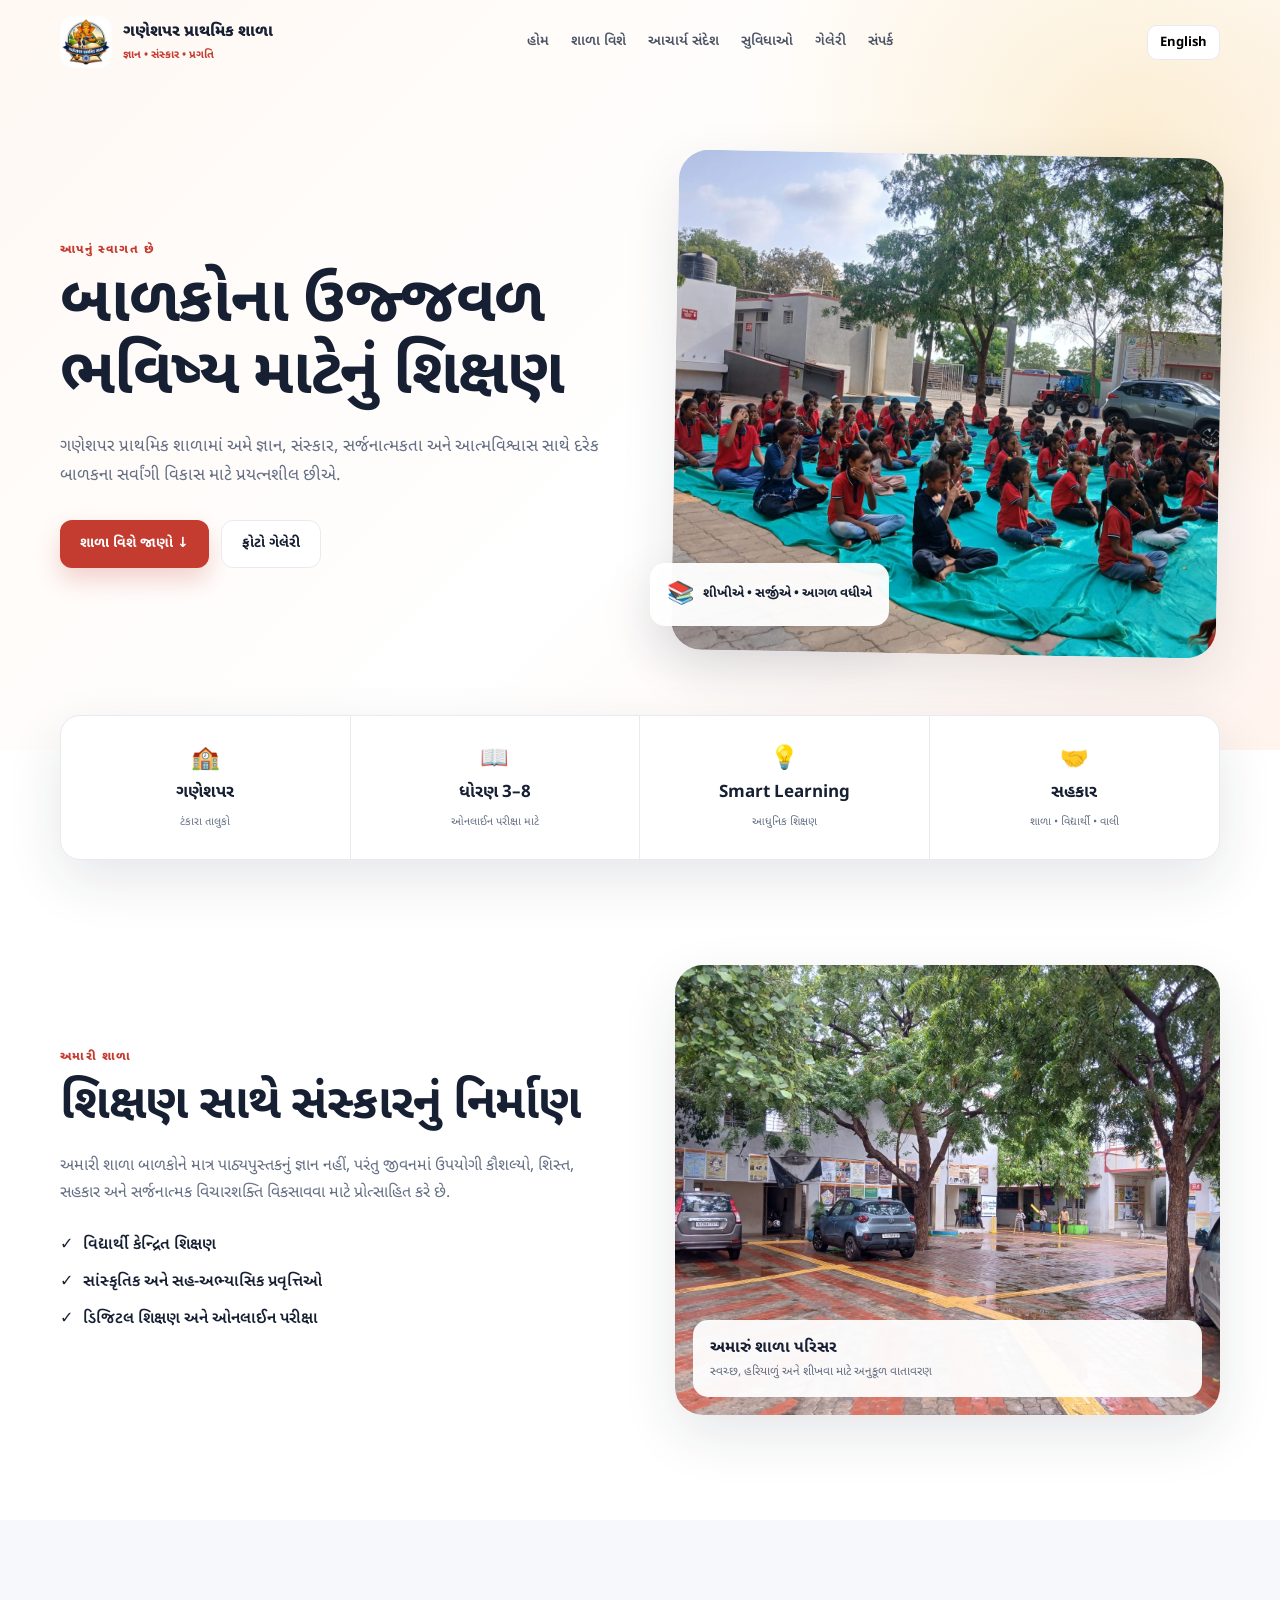
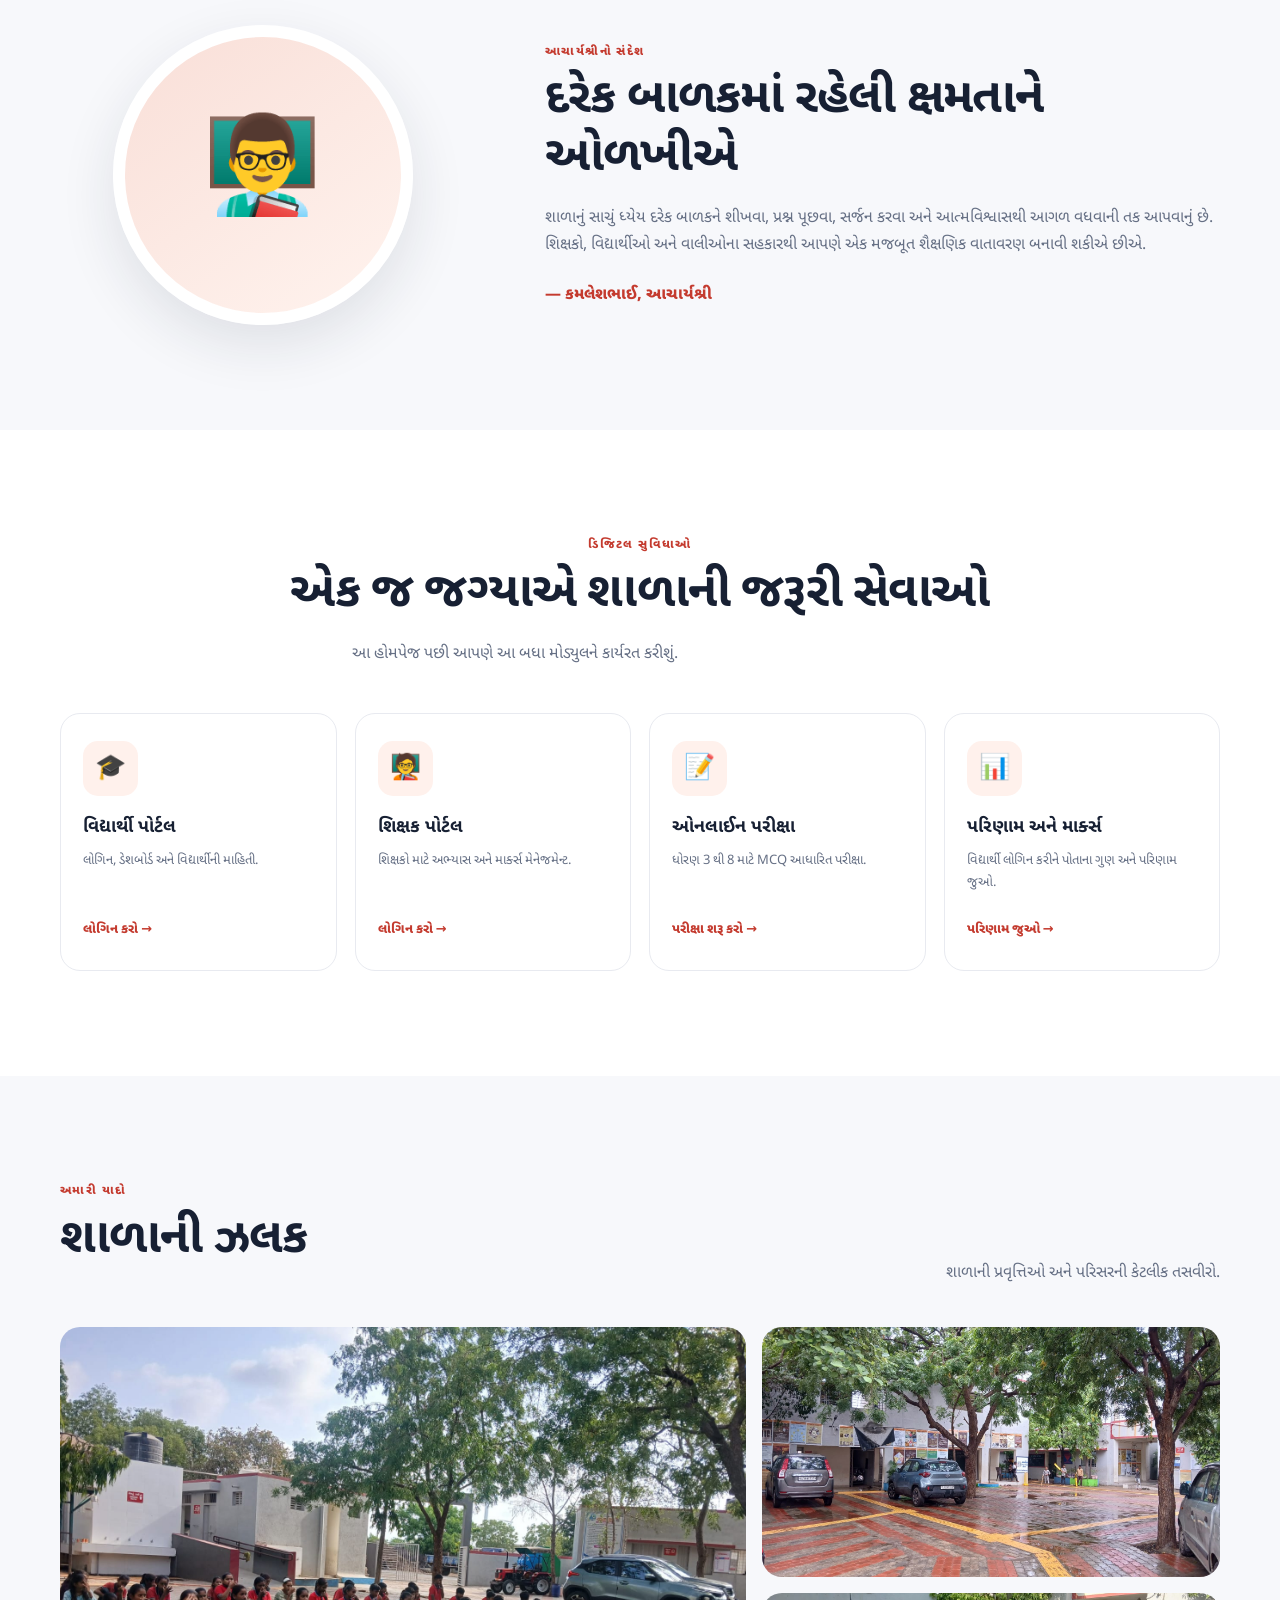
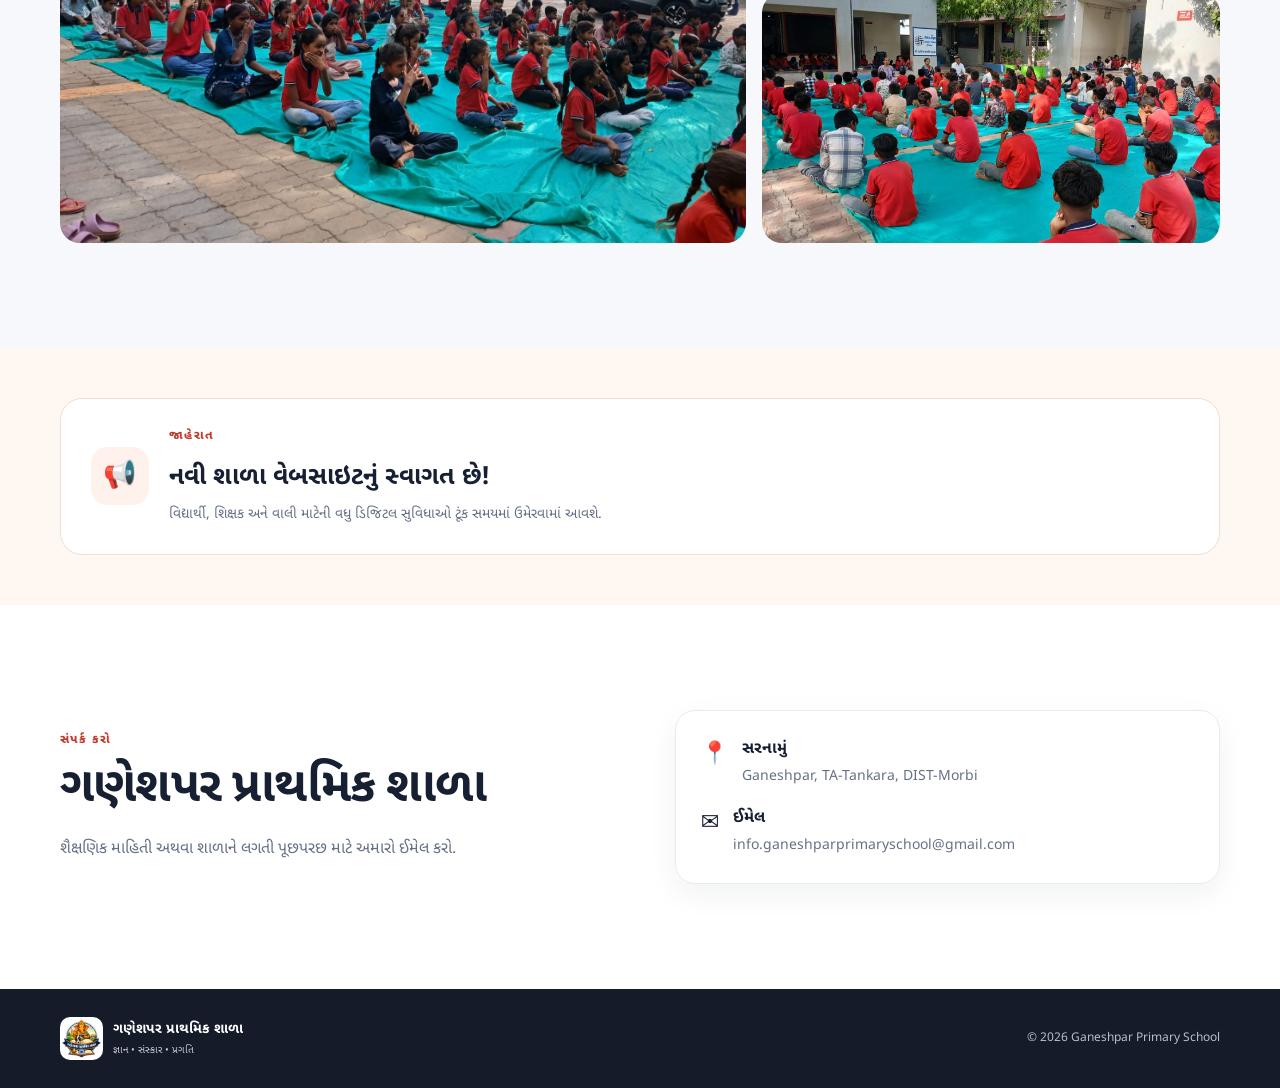
<file: ganeshpar-school-step6-fixed/index.html>
<!DOCTYPE html>
<html lang="gu">
<head>
  <meta charset="UTF-8">
  <meta name="viewport" content="width=device-width, initial-scale=1.0">
  <meta name="description" content="ગણેશપર પ્રાથમિક શાળા - જ્ઞાન, સંસ્કાર અને પ્રગતિ">
  <title>ગણેશપર પ્રાથમિક શાળા</title>
  <link rel="icon" href="images/logo.png">
  <link rel="preconnect" href="https://fonts.googleapis.com">
  <link rel="preconnect" href="https://fonts.gstatic.com" crossorigin>
  <link href="https://fonts.googleapis.com/css2?family=Noto+Sans+Gujarati:wght@400;500;600;700;800&display=swap" rel="stylesheet">
  <link rel="stylesheet" href="style.css">
</head>
<body>

<header class="site-header" id="home">
  <nav class="navbar container">
    <a class="brand" href="#home">
      <img src="images/logo.png" alt="ગણેશપર પ્રાથમિક શાળા લોગો">
      <div class="brand-text">
        <strong>ગણેશપર પ્રાથમિક શાળા</strong>
        <span>જ્ઞાન • સંસ્કાર • પ્રગતિ</span>
      </div>
    </a>

    <button class="menu-toggle" id="menuToggle" aria-label="મેનુ">☰</button>

    <div class="nav-links" id="navLinks">
      <a href="#home" data-gu="હોમ" data-en="Home">હોમ</a>
      <a href="#about" data-gu="શાળા વિશે" data-en="About">શાળા વિશે</a>
      <a href="#principal" data-gu="આચાર્ય સંદેશ" data-en="Principal">આચાર્ય સંદેશ</a>
      <a href="#features" data-gu="સુવિધાઓ" data-en="Features">સુવિધાઓ</a>
      <a href="#gallery" data-gu="ગેલેરી" data-en="Gallery">ગેલેરી</a>
      <a href="#contact" data-gu="સંપર્ક" data-en="Contact">સંપર્ક</a>
    </div>

    <button class="language-btn" id="languageBtn">English</button>
  </nav>

  <div class="hero container">
    <div class="hero-copy">
      <div class="eyebrow">આપનું સ્વાગત છે</div>
      <h1>બાળકોના ઉજ્જવળ ભવિષ્ય માટેનું શિક્ષણ</h1>
      <p>
        ગણેશપર પ્રાથમિક શાળામાં અમે જ્ઞાન, સંસ્કાર, સર્જનાત્મકતા અને
        આત્મવિશ્વાસ સાથે દરેક બાળકના સર્વાંગી વિકાસ માટે પ્રયત્નશીલ છીએ.
      </p>

      <div class="hero-actions">
        <a class="btn btn-primary" href="#about">શાળા વિશે જાણો ↓</a>
        <a class="btn btn-light" href="#gallery">ફોટો ગેલેરી</a>
      </div>
    </div>

    <div class="hero-image-wrap">
      <img src="images/school-activity.jpg" alt="વિદ્યાર્થીઓની શાળાની પ્રવૃત્તિ">
      <div class="floating-card">
        <span class="floating-icon">📚</span>
        <span>શીખીએ • સર્જીએ • આગળ વધીએ</span>
      </div>
    </div>
  </div>
</header>

<main>
  <section class="stats-section">
    <div class="container stats-grid">
      <div class="stat">
        <span>🏫</span>
        <strong>ગણેશપર</strong>
        <small>ટંકારા તાલુકો</small>
      </div>
      <div class="stat">
        <span>📖</span>
        <strong>ધોરણ 3–8</strong>
        <small>ઓનલાઈન પરીક્ષા માટે</small>
      </div>
      <div class="stat">
        <span>💡</span>
        <strong>Smart Learning</strong>
        <small>આધુનિક શિક્ષણ</small>
      </div>
      <div class="stat">
        <span>🤝</span>
        <strong>સહકાર</strong>
        <small>શાળા • વિદ્યાર્થી • વાલી</small>
      </div>
    </div>
  </section>

  <section class="section" id="about">
    <div class="container two-col">
      <div>
        <div class="section-label">અમારી શાળા</div>
        <h2>શિક્ષણ સાથે સંસ્કારનું નિર્માણ</h2>
        <p class="muted">
          અમારી શાળા બાળકોને માત્ર પાઠ્યપુસ્તકનું જ્ઞાન નહીં, પરંતુ જીવનમાં
          ઉપયોગી કૌશલ્યો, શિસ્ત, સહકાર અને સર્જનાત્મક વિચારશક્તિ વિકસાવવા
          માટે પ્રોત્સાહિત કરે છે.
        </p>

        <div class="check-list">
          <div>✓ <span>વિદ્યાર્થી કેન્દ્રિત શિક્ષણ</span></div>
          <div>✓ <span>સાંસ્કૃતિક અને સહ-અભ્યાસિક પ્રવૃત્તિઓ</span></div>
          <div>✓ <span>ડિજિટલ શિક્ષણ અને ઓનલાઈન પરીક્ષા</span></div>
        </div>
      </div>

      <div class="about-card">
        <img src="images/school-campus.jpg" alt="ગણેશપર પ્રાથમિક શાળાનું પરિસર">
        <div class="about-card-caption">
          <strong>અમારું શાળા પરિસર</strong>
          <span>સ્વચ્છ, હરિયાળું અને શીખવા માટે અનુકૂળ વાતાવરણ</span>
        </div>
      </div>
    </div>
  </section>

  <section class="section alt" id="principal">
    <div class="container principal-grid">
      <div class="principal-photo">
        <div class="principal-placeholder">👨‍🏫</div>
      </div>

      <div class="principal-copy">
        <div class="section-label">આચાર્યશ્રીનો સંદેશ</div>
        <h2>દરેક બાળકમાં રહેલી ક્ષમતાને ઓળખીએ</h2>
        <p>
          શાળાનું સાચું ધ્યેય દરેક બાળકને શીખવા, પ્રશ્ન પૂછવા, સર્જન કરવા
          અને આત્મવિશ્વાસથી આગળ વધવાની તક આપવાનું છે. શિક્ષકો, વિદ્યાર્થીઓ
          અને વાલીઓના સહકારથી આપણે એક મજબૂત શૈક્ષણિક વાતાવરણ બનાવી શકીએ છીએ.
        </p>
        <div class="signature">— કમલેશભાઈ, આચાર્યશ્રી</div>
      </div>
    </div>
  </section>

  <section class="section" id="features">
    <div class="container">
      <div class="section-heading center">
        <div class="section-label">ડિજિટલ સુવિધાઓ</div>
        <h2>એક જ જગ્યાએ શાળાની જરૂરી સેવાઓ</h2>
        <p>આ હોમપેજ પછી આપણે આ બધા મોડ્યુલને કાર્યરત કરીશું.</p>
      </div>

      <div class="feature-grid">
        <a href="login.html" class="feature-card">
          <div class="icon">🎓</div>
          <h3>વિદ્યાર્થી પોર્ટલ</h3>
          <p>લોગિન, ડેશબોર્ડ અને વિદ્યાર્થીની માહિતી.</p>
          <span>લોગિન કરો →</span>
        </a>

        <a href="login.html" class="feature-card">
          <div class="icon">🧑‍🏫</div>
          <h3>શિક્ષક પોર્ટલ</h3>
          <p>શિક્ષકો માટે અભ્યાસ અને માર્ક્સ મેનેજમેન્ટ.</p>
          <span>લોગિન કરો →</span>
        </a>

        <a href="login.html" class="feature-card">
          <div class="icon">📝</div>
          <h3>ઓનલાઈન પરીક્ષા</h3>
          <p>ધોરણ 3 થી 8 માટે MCQ આધારિત પરીક્ષા.</p>
          <span>પરીક્ષા શરૂ કરો →</span>
        </a>

        <a href="login.html?redirect=result-view.html" class="feature-card">
          <div class="icon">📊</div>
          <h3>પરિણામ અને માર્ક્સ</h3>
          <p>વિદ્યાર્થી લોગિન કરીને પોતાના ગુણ અને પરિણામ જુઓ.</p>
          <span>પરિણામ જુઓ →</span>
        </a>
      </div>
    </div>
  </section>

  <section class="section gallery-section" id="gallery">
    <div class="container">
      <div class="section-heading">
        <div>
          <div class="section-label">અમારી યાદો</div>
          <h2>શાળાની ઝલક</h2>
        </div>
        <p>શાળાની પ્રવૃત્તિઓ અને પરિસરની કેટલીક તસવીરો.</p>
      </div>

      <div class="gallery">
        <img src="images/school-activity.jpg" alt="વિદ્યાર્થીઓની પ્રવૃત્તિ">
        <img src="images/school-campus.jpg" alt="શાળાનું પરિસર">
        <img src="images/school-event.jpg" alt="શાળાની સામૂહિક પ્રવૃત્તિ">
      </div>
    </div>
  </section>

  <section class="announcement">
    <div class="container announcement-box">
      <div class="announcement-icon">📢</div>
      <div>
        <div class="section-label">જાહેરાત</div>
        <h2>નવી શાળા વેબસાઇટનું સ્વાગત છે!</h2>
        <p>વિદ્યાર્થી, શિક્ષક અને વાલી માટેની વધુ ડિજિટલ સુવિધાઓ ટૂંક સમયમાં ઉમેરવામાં આવશે.</p>
      </div>
    </div>
  </section>

  <section class="section contact-section" id="contact">
    <div class="container contact-grid">
      <div>
        <div class="section-label">સંપર્ક કરો</div>
        <h2>ગણેશપર પ્રાથમિક શાળા</h2>
        <p class="muted">
          શૈક્ષણિક માહિતી અથવા શાળાને લગતી પૂછપરછ માટે અમારો ઈમેલ કરો.
        </p>
      </div>

      <div class="contact-card">
        <div>
          <span>📍</span>
          <div>
            <strong>સરનામું</strong>
            <p>Ganeshpar, TA-Tankara, DIST-Morbi</p>
          </div>
        </div>
        <div>
          <span>✉️</span>
          <div>
            <strong>ઈમેલ</strong>
            <p><a href="mailto:info.ganeshparprimaryschool@gmail.com">info.ganeshparprimaryschool@gmail.com</a></p>
          </div>
        </div>
      </div>
    </div>
  </section>
</main>

<footer>
  <div class="container footer-inner">
    <div class="footer-brand">
      <img src="images/logo.png" alt="School logo">
      <div>
        <strong>ગણેશપર પ્રાથમિક શાળા</strong>
        <span>જ્ઞાન • સંસ્કાર • પ્રગતિ</span>
      </div>
    </div>
    <p>© <span id="year"></span> Ganeshpar Primary School</p>
  </div>
</footer>

<script src="script.js"></script>
</body>
</html>
</file>
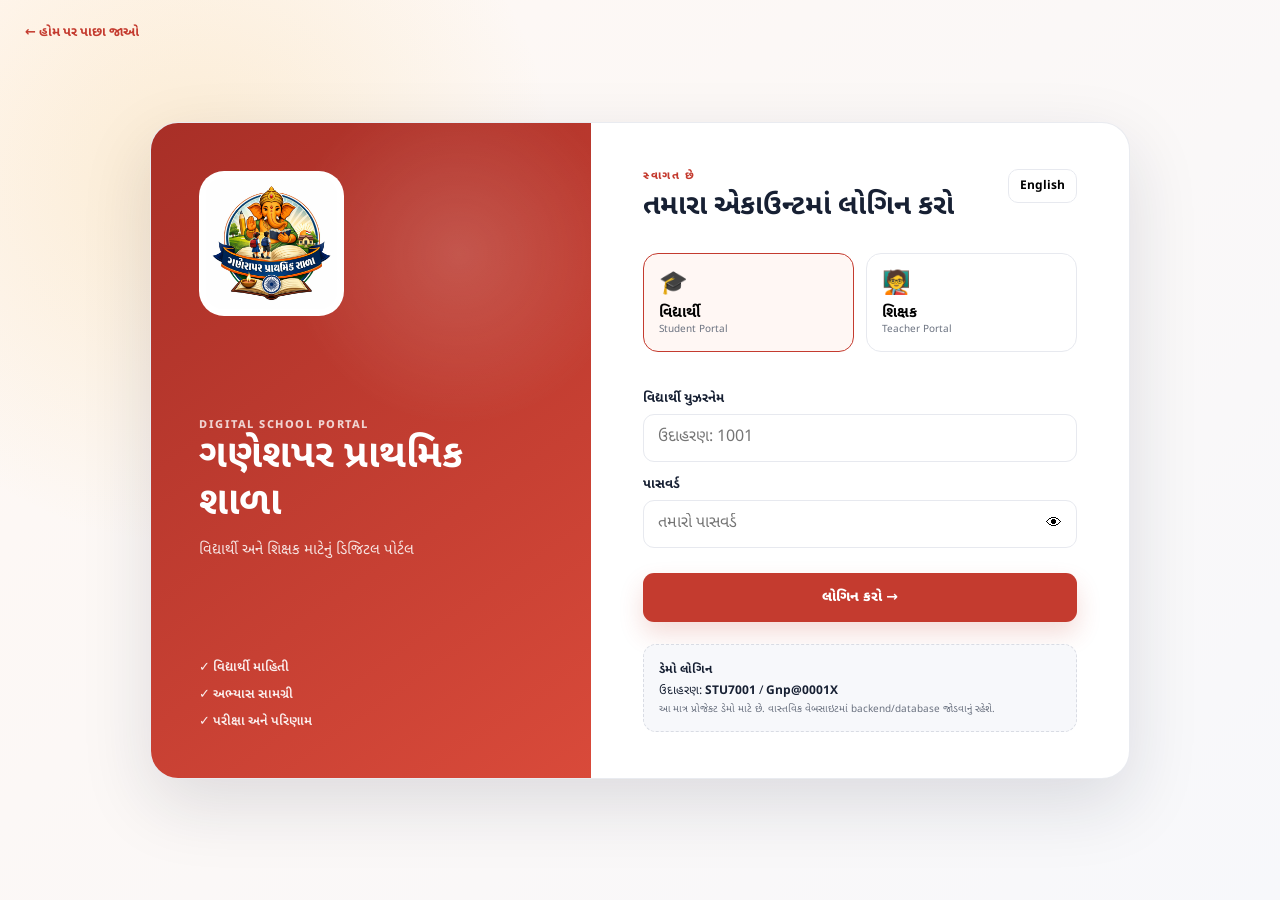
<file: ganeshpar-school-step6-fixed/exam.html>
<!DOCTYPE html>
<html lang="gu"><head><meta charset="UTF-8"><meta name="viewport" content="width=device-width,initial-scale=1.0"><title>ઓનલાઈન પરીક્ષા | ગણેશપર પ્રાથમિક શાળા</title><link rel="icon" href="images/logo.png"><link rel="stylesheet" href="exam.css"></head>
<body>
<header class="exam-top"><a href="student-dashboard.html" class="brand"><img src="images/logo.png"><span>ગણેશપર પ્રાથમિક શાળા</span></a><div class="top-right"><span>🎓 <b>ધોરણ <span id="standardName">6</span></b></span><span class="timer" id="timer">30:00</span></div></header>
<main class="exam-container">
<section class="exam-start" id="examStart"><div class="eyebrow">STEP 4 • ONLINE EXAM</div><h1>ઓનલાઈન MCQ પરીક્ષા</h1><p>આ પરીક્ષા માટે પ્રશ્નો તમારા આપેલા ધોરણ 6ના GCERT પ્રશ્નબૅંકના વિષયો/સ્તર પરથી તૈયાર કરેલા છે. દરેક ટેસ્ટમાં 30 MCQ છે.</p><div class="select-row"><label>વિષય<select id="subjectSelect"></select></label></div><button id="startBtn" class="primary">પરીક્ષા શરૂ કરો →</button></section>
<section id="examArea" class="hidden"><div class="exam-head"><div><span id="progress"></span><h2 id="questionText"></h2></div><button id="quitBtn" class="danger">પરીક્ષા છોડો</button></div><div class="layout"><div class="question-card"><div id="options"></div><div class="nav"><button id="prevBtn" class="secondary">← પાછળ</button><button id="nextBtn" class="primary">આગળ →</button></div></div><aside class="question-nav"><h3>પ્રશ્નો</h3><div id="questionMap"></div></aside></div></section>
<section id="resultArea" class="result hidden"><div class="result-icon">🏆</div><div class="eyebrow">EXAM RESULT</div><h1>તમારું પરિણામ</h1><div class="score" id="scoreText">0 / 30</div><div class="percent" id="scorePercent">0%</div><p id="resultMessage"></p><div class="result-actions"><button id="restartBtn" class="primary">ફરી પરીક્ષા આપો</button><button id="backBtn" class="secondary">ડેશબોર્ડ પર જાઓ</button><button id="marksheetBtn" class="secondary">📄 માર્કશીટ જુઓ</button></div></section>
</main><script src="exam.js"></script></body></html>
</file>
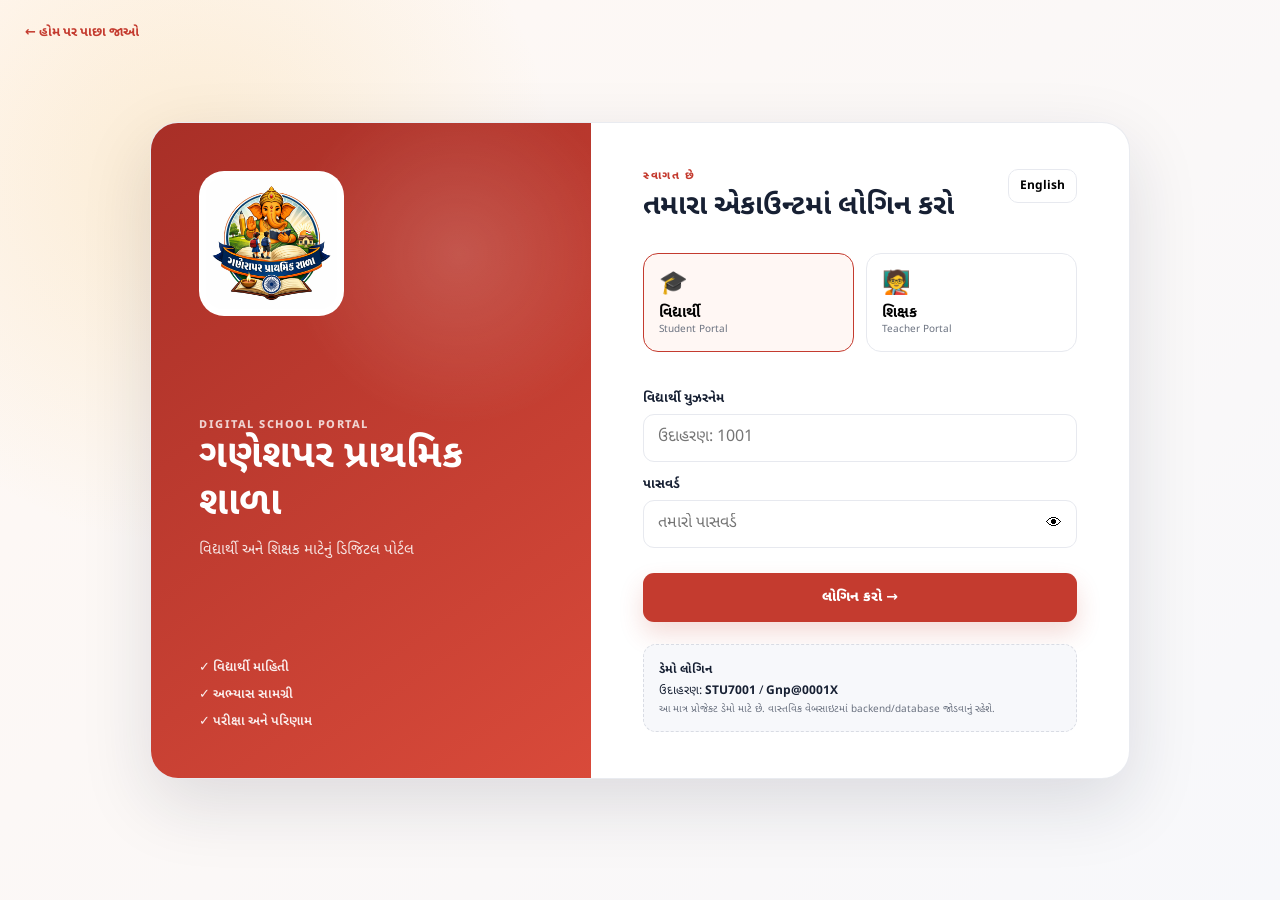
<file: ganeshpar-school-step6-fixed/login.html>
<!DOCTYPE html>
<html lang="gu">
<head>
  <meta charset="UTF-8">
  <meta name="viewport" content="width=device-width, initial-scale=1.0">
  <title>લોગિન | ગણેશપર પ્રાથમિક શાળા</title>
  <link rel="icon" href="images/logo.png">
  <link rel="preconnect" href="https://fonts.googleapis.com">
  <link rel="preconnect" href="https://fonts.gstatic.com" crossorigin>
  <link href="https://fonts.googleapis.com/css2?family=Noto+Sans+Gujarati:wght@400;500;600;700;800&display=swap" rel="stylesheet">
  <link rel="stylesheet" href="login.css">
</head>
<body>
  <main class="login-page">
    <a class="back-home" href="index.html">← હોમ પર પાછા જાઓ</a>

    <section class="login-shell">
      <div class="login-visual">
        <img src="images/logo.png" alt="ગણેશપર પ્રાથમિક શાળા લોગો" class="logo">
        <div class="visual-copy">
          <span class="eyebrow">DIGITAL SCHOOL PORTAL</span>
          <h1>ગણેશપર પ્રાથમિક શાળા</h1>
          <p>વિદ્યાર્થી અને શિક્ષક માટેનું ડિજિટલ પોર્ટલ</p>
        </div>
        <div class="visual-points">
          <span>✓ વિદ્યાર્થી માહિતી</span>
          <span>✓ અભ્યાસ સામગ્રી</span>
          <span>✓ પરીક્ષા અને પરિણામ</span>
        </div>
      </div>

      <div class="login-panel">
        <div class="panel-top">
          <div>
            <div class="section-label">સ્વાગત છે</div>
            <h2>તમારા એકાઉન્ટમાં લોગિન કરો</h2>
          </div>
          <button id="languageBtn" class="language-btn">English</button>
        </div>

        <div class="role-grid" aria-label="Role selection">
          <button class="role-card active" data-role="student" type="button">
            <span>🎓</span>
            <strong data-gu="વિદ્યાર્થી" data-en="Student">વિદ્યાર્થી</strong>
            <small data-gu="Student Portal" data-en="Student Portal">Student Portal</small>
          </button>
          <button class="role-card" data-role="teacher" type="button">
            <span>🧑‍🏫</span>
            <strong data-gu="શિક્ષક" data-en="Teacher">શિક્ષક</strong>
            <small data-gu="Teacher Portal" data-en="Teacher Portal">Teacher Portal</small>
          </button>
        </div>

        <form id="loginForm" novalidate>
          <input type="hidden" id="role" value="student">

          <label for="username" id="usernameLabel"
                 data-gu="વિદ્યાર્થી યુઝરનેમ" data-en="Student Username">વિદ્યાર્થી યુઝરનેમ</label>
          <input id="username" type="text" autocomplete="username"
                 placeholder="ઉદાહરણ: 1001" data-gu-placeholder="ઉદાહરણ: 1001"
                 data-en-placeholder="Example: 1001">

          <label for="password" data-gu="પાસવર્ડ" data-en="Password">પાસવર્ડ</label>
          <div class="password-wrap">
            <input id="password" type="password" autocomplete="current-password"
                   placeholder="તમારો પાસવર્ડ" data-gu-placeholder="તમારો પાસવર્ડ"
                   data-en-placeholder="Your password">
            <button type="button" id="showPassword">👁</button>
          </div>

          <div id="message" class="message" role="alert"></div>

          <button class="login-btn" type="submit">
            <span data-gu="લોગિન કરો →" data-en="Login →">લોગિન કરો →</span>
          </button>
        </form>

        <div class="demo-box">
          <strong data-gu="ડેમો લોગિન" data-en="Demo Login">ડેમો લોગિન</strong>
          <p id="demoText">ઉદાહરણ: <b>STU7001</b> / <b>Gnp@0001X</b></p>
          <small data-gu="આ માત્ર પ્રોજેક્ટ ડેમો માટે છે. વાસ્તવિક વેબસાઇટમાં backend/database જોડવાનું રહેશે."
                 data-en="This is only for the project demo. A real website should use a backend/database.">
            આ માત્ર પ્રોજેક્ટ ડેમો માટે છે. વાસ્તવિક વેબસાઇટમાં backend/database જોડવાનું રહેશે.
          </small>
        </div>
      </div>
    </section>
  </main>
  <script src="login.js"></script>
</body>
</html>
</file>
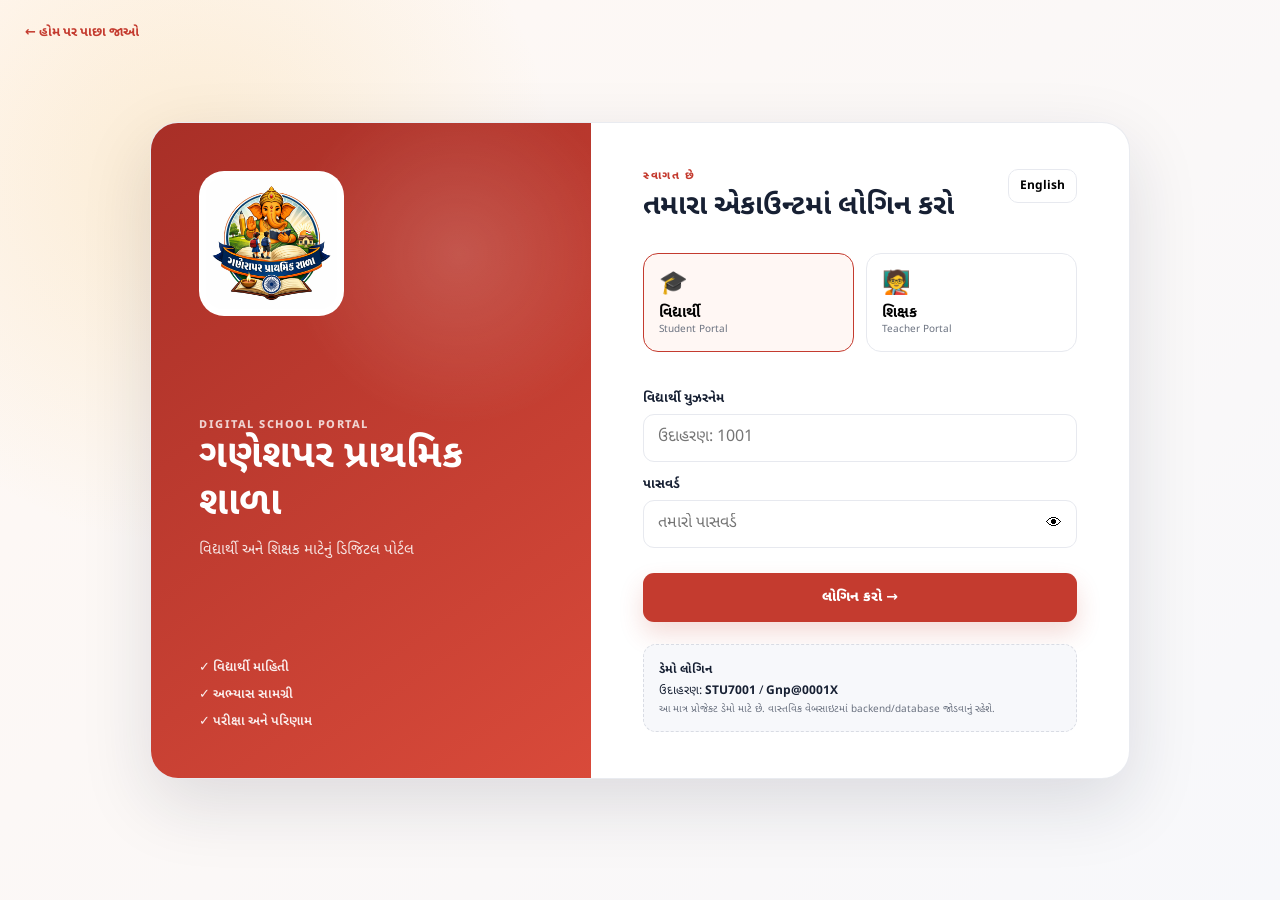
<file: ganeshpar-school-step6-fixed/result-view.html>
<!DOCTYPE html>
<html lang="gu">
<head>
<meta charset="UTF-8">
<meta name="viewport" content="width=device-width, initial-scale=1.0">
<title>પરિણામ અને માર્ક્સ | ગણેશપર પ્રાથમિક શાળા</title>
<link rel="stylesheet" href="result.css">
</head>
<body>
<header class="topbar no-print">
  <a class="brand" href="student-dashboard.html">
    <img src="images/logo.png" alt="ગણેશપર પ્રાથમિક શાળા લોગો">
    <span>ગણેશપર પ્રાથમિક શાળા</span>
  </a>
  <div class="top-actions">
    <span>🎓 <b id="studentTop">વિદ્યાર્થી</b></span>
    <a href="student-dashboard.html">વિદ્યાર્થી પોર્ટલ</a>
    <button id="logoutBtn" type="button">લોગઆઉટ</button>
  </div>
</header>

<main class="result-shell">
  <div class="page-actions no-print">
    <a class="back-btn" href="student-dashboard.html">← વિદ્યાર્થી પોર્ટલ પર પાછા</a>
    <button id="printBtn" class="print-btn" type="button">🖨️ પરિણામ પ્રિન્ટ કરો</button>
  </div>

  <section class="marksheet">
    <div class="school-header">
      <img src="images/logo.png" alt="શાળાનો લોગો" class="school-logo">
      <div class="school-title">
        <div class="small-title">મધ્યસત્ર અને વાર્ષિક પરીક્ષા પરિણામ પત્રક</div>
        <h1>ગણેશપર પ્રાથમિક શાળા</h1>
        <p>ગણેશપર, TA-Tankara, DIST-Morbi</p>
      </div>
      <div class="certificate-label">વિદ્યાર્થી<br>પરિણામ</div>
    </div>

    <div class="student-info">
      <div><span>વિદ્યાર્થીનું નામ</span><strong id="studentName">-</strong></div>
      <div><span>વિદ્યાર્થી નંબર</span><strong id="studentNumber">-</strong></div>
      <div><span>ધોરણ</span><strong id="studentStandard">-</strong></div>
      <div><span>વિભાગ</span><strong id="studentSection">-</strong></div>
    </div>

    <div class="summary-grid">
      <div class="summary-card"><span>મધ્યસત્ર કુલ ગુણ</span><strong id="midSummary">0 / 0</strong></div>
      <div class="summary-card"><span>વાર્ષિક કુલ ગુણ</span><strong id="finalSummary">0 / 0</strong></div>
      <div class="summary-card"><span>કુલ મેળવેલા ગુણ</span><strong id="grandSummary">0 / 0</strong></div>
      <div class="summary-card highlight"><span>કુલ ટકા</span><strong id="percentage">0%</strong></div>
    </div>

    <section class="marks-section">
      <div class="section-heading"><div><span class="eyebrow">ACADEMIC MARKS</span><h2>વિષયવાર માર્કશીટ</h2></div></div>
      <div class="table-wrap">
        <table class="marksheet-table">
          <thead><tr>
            <th rowspan="2">વિષય</th><th colspan="2">મધ્યસત્ર પરીક્ષા</th>
            <th colspan="2">વાર્ષિક પરીક્ષા</th><th colspan="2">કુલ</th>
          </tr><tr>
            <th>મેળવેલા</th><th>કુલ</th><th>મેળવેલા</th><th>કુલ</th><th>મેળવેલા</th><th>કુલ</th>
          </tr></thead>
          <tbody id="subjectTable"></tbody>
        </table>
      </div>
    </section>

    <section class="marks-section">
      <div class="section-heading"><div><span class="eyebrow">EXAM DETAILS</span><h2>પરીક્ષા ગુણની વિગત</h2></div></div>
      <div class="table-wrap">
        <table>
          <thead><tr><th>પરીક્ષા</th><th>વિષય</th><th>મેળવેલા ગુણ</th><th>કુલ ગુણ</th><th>ટકા</th><th>તારીખ</th></tr></thead>
          <tbody id="historyTable"></tbody>
        </table>
      </div>
    </section>

    <div id="noResults" class="empty-result">
      <div>📊</div><h3>આ વિદ્યાર્થીના ગુણ હજી દાખલ થયા નથી</h3>
      <p>શિક્ષક દ્વારા મધ્યસત્ર અથવા વાર્ષિક પરીક્ષાના ગુણ દાખલ થયા પછી અહીં પરિણામ દેખાશે.</p>
    </div>

    <div class="marksheet-footer">
      <div><span>શાળાનો ઈ-મેઈલ</span><strong>info.ganeshparprimaryschool@gmail.com</strong></div>
      <div><span>આચાર્ય</span><strong>Kamalesh bhai</strong></div>
    </div>
  </section>
</main>
<script src="result-view.js"></script>
</body>
</html>
</file>
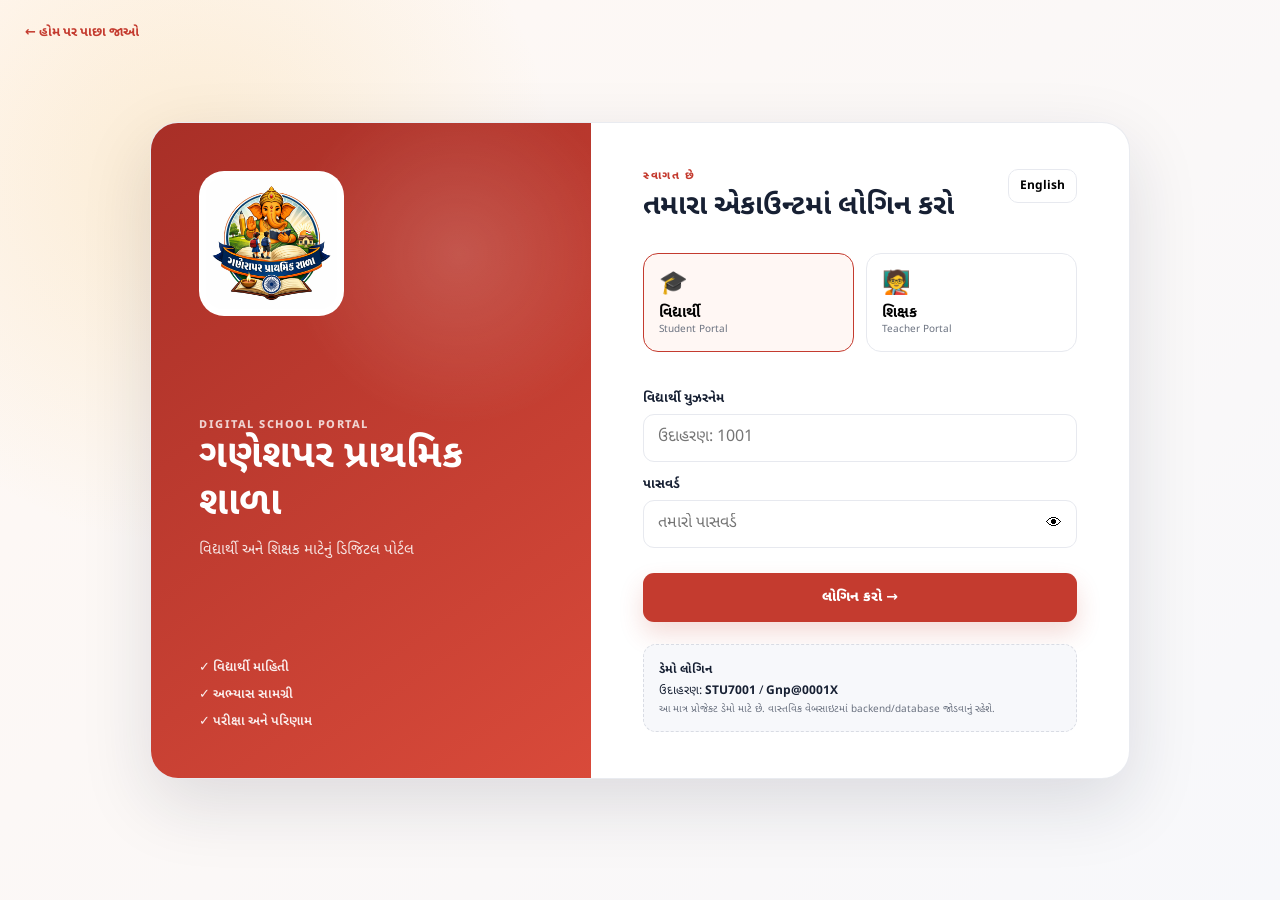
<file: ganeshpar-school-step6-fixed/result.html>
<!DOCTYPE html>
<html lang="gu">
<head>
  <meta charset="UTF-8">
  <meta name="viewport" content="width=device-width, initial-scale=1.0">
  <title>વિદ્યાર્થી માર્કશીટ | ગણેશપર પ્રાથમિક શાળા</title>
  <link rel="icon" href="images/logo.png">
  <link rel="preconnect" href="https://fonts.googleapis.com">
  <link rel="preconnect" href="https://fonts.gstatic.com" crossorigin>
  <link href="https://fonts.googleapis.com/css2?family=Noto+Sans+Gujarati:wght@400;500;600;700;800&display=swap" rel="stylesheet">
  <link rel="stylesheet" href="result.css">
</head>
<body>
<header class="topbar no-print">
  <a class="brand" href="teacher-dashboard.html">
    <img src="images/logo.png" alt="ગણેશપર પ્રાથમિક શાળા લોગો">
    <span>ગણેશપર પ્રાથમિક શાળા</span>
  </a>
  <div class="top-actions">
    <span>🧑‍🏫 <b id="teacherTop">teacher01</b></span>
    <a href="teacher-dashboard.html">શિક્ષક પોર્ટલ</a>
    <button id="logoutBtn" type="button">લોગઆઉટ</button>
  </div>
</header>

<main class="result-shell">
  <div class="page-actions no-print">
    <a class="back-btn" href="teacher-dashboard.html">← શિક્ષક પોર્ટલ પર પાછા</a>
    <div class="page-actions-right">
      <label class="student-picker-label">વિદ્યાર્થી પસંદ કરો
        <select id="marksheetStudent"></select>
      </label>
      <button id="printBtn" class="print-btn" type="button">🖨️ માર્કશીટ પ્રિન્ટ કરો</button>
    </div>
  </div>

  <section class="marksheet" id="marksheet">
    <div class="school-header">
      <img src="images/logo.png" alt="શાળાનો લોગો" class="school-logo">
      <div class="school-title">
        <div class="small-title">મધ્યસત્ર અને વાર્ષિક પરીક્ષા પરિણામ પત્રક</div>
        <h1>ગણેશપર પ્રાથમિક શાળા</h1>
        <p>ગણેશપર, TA-Tankara, DIST-Morbi</p>
      </div>
      <div class="certificate-label">વિદ્યાર્થી<br>માર્કશીટ</div>
    </div>

    <div class="student-info">
      <div><span>વિદ્યાર્થીનું નામ</span><strong id="studentName">-</strong></div>
      <div><span>વિદ્યાર્થી નંબર</span><strong id="studentNumber">-</strong></div>
      <div><span>ધોરણ</span><strong id="studentStandard">-</strong></div>
      <div><span>વિભાગ</span><strong id="studentSection">-</strong></div>
    </div>

    <div class="summary-grid">
      <div class="summary-card"><span>મધ્યસત્ર કુલ ગુણ</span><strong id="midSummary">0 / 0</strong></div>
      <div class="summary-card"><span>વાર્ષિક કુલ ગુણ</span><strong id="finalSummary">0 / 0</strong></div>
      <div class="summary-card"><span>કુલ મેળવેલા ગુણ</span><strong id="grandSummary">0 / 0</strong></div>
      <div class="summary-card highlight"><span>કુલ ટકા</span><strong id="percentage">0%</strong></div>
    </div>

    <section class="marks-section">
      <div class="section-heading">
        <div><span class="eyebrow">ACADEMIC MARKS</span><h2>વિષયવાર માર્કશીટ</h2></div>
      </div>
      <div class="table-wrap">
        <table class="marksheet-table">
          <thead>
            <tr>
              <th rowspan="2">વિષય</th>
              <th colspan="2">મધ્યસત્ર પરીક્ષા</th>
              <th colspan="2">વાર્ષિક પરીક્ષા</th>
              <th colspan="2">કુલ</th>
            </tr>
            <tr>
              <th>મેળવેલા</th><th>કુલ</th>
              <th>મેળવેલા</th><th>કુલ</th>
              <th>મેળવેલા</th><th>કુલ</th>
            </tr>
          </thead>
          <tbody id="subjectTable"></tbody>
        </table>
      </div>
    </section>

    <section class="marks-section">
      <div class="section-heading">
        <div><span class="eyebrow">EXAM DETAILS</span><h2>પરીક્ષા ગુણની વિગત</h2></div>
      </div>
      <div class="table-wrap">
        <table>
          <thead><tr><th>પરીક્ષા</th><th>વિષય</th><th>મેળવેલા ગુણ</th><th>કુલ ગુણ</th><th>ટકા</th><th>તારીખ</th></tr></thead>
          <tbody id="historyTable"></tbody>
        </table>
      </div>
    </section>

    <div id="noResults" class="empty-result">
      <div>📊</div>
      <h3>આ વિદ્યાર્થીના ગુણ હજી દાખલ થયા નથી</h3>
      <p>શિક્ષક પોર્ટલના “ગુણ અને પરિણામ” વિભાગમાં મધ્યસત્ર અથવા વાર્ષિક પરીક્ષાના ગુણ દાખલ કરો.</p>
    </div>

    <div class="marksheet-footer">
      <div><span>શાળાનો ઈ-મેઈલ</span><strong>info.ganeshparprimaryschool@gmail.com</strong></div>
      <div><span>આચાર્ય</span><strong>Kamalesh bhai</strong></div>
    </div>
  </section>
</main>
<script src="result.js"></script>
</body>
</html>
</file>
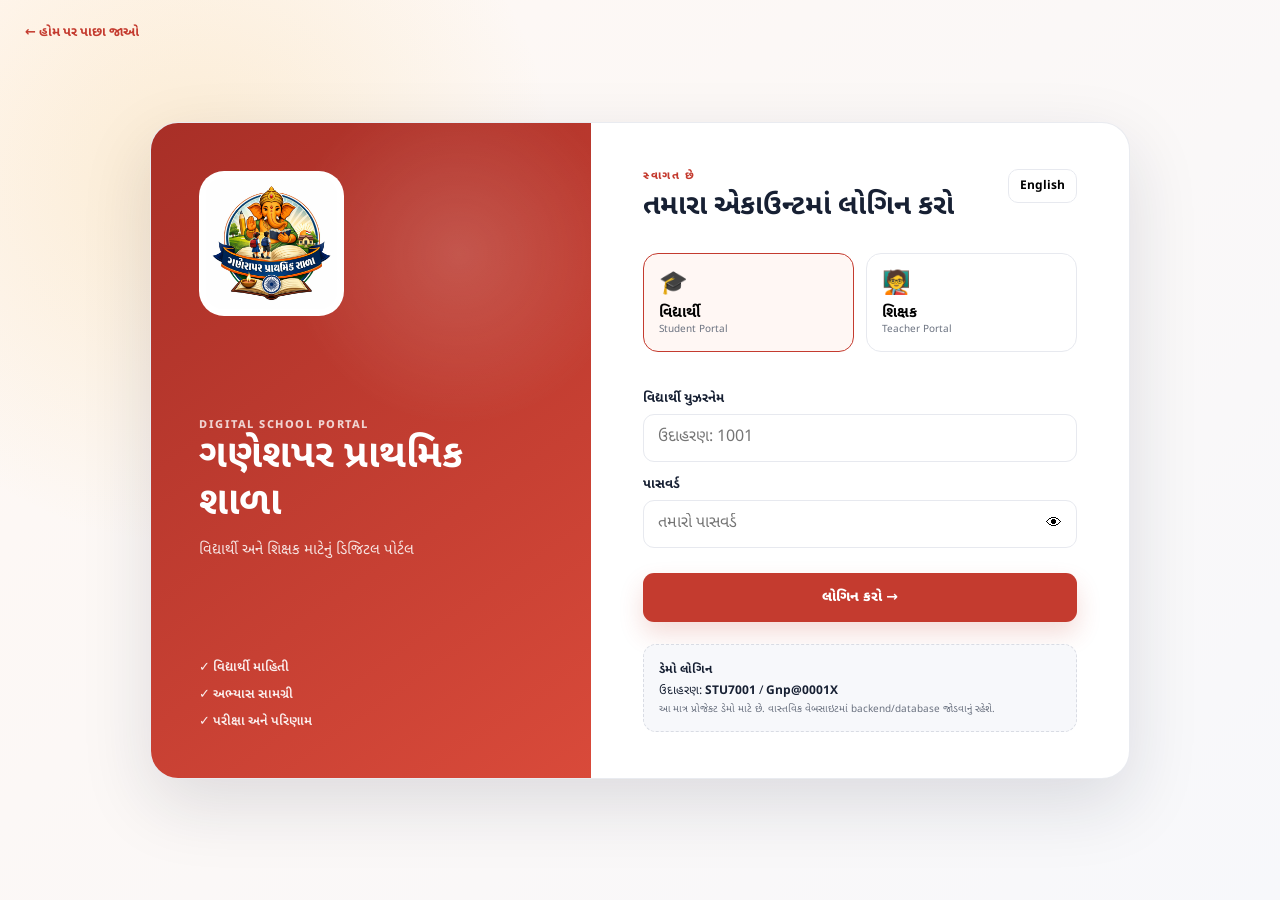
<file: ganeshpar-school-step6-fixed/student-dashboard.html>
<!DOCTYPE html>
<html lang="gu">
<head>
  <meta charset="UTF-8">
  <meta name="viewport" content="width=device-width, initial-scale=1.0">
  <title>વિદ્યાર્થી પોર્ટલ | ગણેશપર પ્રાથમિક શાળા</title>
  <link rel="icon" href="images/logo.png">
  <link rel="preconnect" href="https://fonts.googleapis.com">
  <link rel="preconnect" href="https://fonts.gstatic.com" crossorigin>
  <link href="https://fonts.googleapis.com/css2?family=Noto+Sans+Gujarati:wght@400;500;600;700;800&display=swap" rel="stylesheet">
  <link rel="stylesheet" href="student-portal.css">
</head>
<body>
<header class="topbar">
  <a class="brand" href="index.html">
    <img src="images/logo.png" alt="ગણેશપર પ્રાથમિક શાળા લોગો">
    <span>ગણેશપર પ્રાથમિક શાળા</span>
  </a>
  <div class="top-actions">
    <span>🎓 <b id="studentTop">વિદ્યાર્થી</b></span>
    <button id="logoutBtn" type="button">લોગઆઉટ</button>
  </div>
</header>

<main class="container">
  <section class="hero">
    <div>
      <span class="eyebrow">STUDENT PORTAL</span>
      <h1 id="studentGreeting">નમસ્તે! 👋</h1>
      <p>તમારા ધોરણ પ્રમાણે અભ્યાસની માહિતી અહીંથી મેળવો.</p>
    </div>
    <div class="hero-badge">ગણેશપર પ્રાથમિક શાળા</div>
  </section>

  <section class="class-selector card">
    <div>
      <h2>તમારું ધોરણ પસંદ કરો</h2>
      <p>ધોરણ બદલવાથી વિષયો, ટાઈમટેબલ અને પુસ્તકોની યાદી બદલાશે.</p>
    </div>
    <select id="standardSelect" aria-label="ધોરણ પસંદ કરો">
      <option value="3">ધોરણ 3</option>
      <option value="4">ધોરણ 4</option>
      <option value="5">ધોરણ 5</option>
      <option value="6">ધોરણ 6</option>
      <option value="7">ધોરણ 7</option>
      <option value="8">ધોરણ 8</option>
    </select>
  </section>

  <section>
    <div class="section-heading">
      <div>
        <span class="eyebrow">ACADEMICS</span>
        <h2>મારા અભ્યાસના વિભાગો</h2>
      </div>
    </div>

    <div class="feature-grid">
      <button class="feature-card" data-section="subjects">
        <span class="feature-icon">📚</span>
        <h3>વિષયો</h3>
        <p>તમારા ધોરણના તમામ વિષયો જુઓ.</p>
        <b>જુઓ →</b>
      </button>
      <button class="feature-card" data-section="timetable">
        <span class="feature-icon">🕐</span>
        <h3>ટાઈમટેબલ</h3>
        <p>સોમવારથી શનિવારનું સમયપત્રક.</p>
        <b>જુઓ →</b>
      </button>
      <button class="feature-card" data-section="books">
        <span class="feature-icon">📖</span>
        <h3>ટેક્સ્ટબુક PDF</h3>
        <p>વિષયવાર ડિજિટલ પુસ્તકો માટેનું સ્થાન.</p>
        <b>જુઓ →</b>
      </button>
      <a class="feature-card" href="exam.html" style="text-decoration:none;color:inherit;">
        <span class="feature-icon">📝</span>
        <h3>ઓનલાઈન પરીક્ષા</h3>
        <p>MCQ પરીક્ષા માટેનું પોર્ટલ.</p>
        <b>Step 4 →</b>
      </a>
      <a class="feature-card" href="result-view.html" data-section="result">
        <span class="feature-icon">📊</span>
        <h3>માર્ક્સ / પરિણામ</h3>
        <p>મધ્યસત્ર અને વાર્ષિક માર્કશીટ શિક્ષક પોર્ટલથી તૈયાર થાય છે.</p>
        <b>માહિતી →</b>
      </a>
      <button class="feature-card" data-section="notice">
        <span class="feature-icon">📢</span>
        <h3>જાહેરાતો</h3>
        <p>શાળાની મહત્વની સૂચનાઓ.</p>
        <b>જુઓ →</b>
      </button>
    </div>
  </section>

  <section id="contentPanel" class="content-panel card">
    <div class="panel-heading">
      <div>
        <span class="eyebrow">SELECTED SECTION</span>
        <h2 id="panelTitle">વિષયો</h2>
      </div>
      <button id="closePanel" type="button" class="close-btn">×</button>
    </div>
    <div id="panelContent"></div>
  </section>
</main>

<footer>
  <p>© 2026 ગણેશપર પ્રાથમિક શાળા • વિદ્યાર્થી પોર્ટલ</p>
</footer>

<script src="student-portal.js"></script>
</body>
</html>
</file>
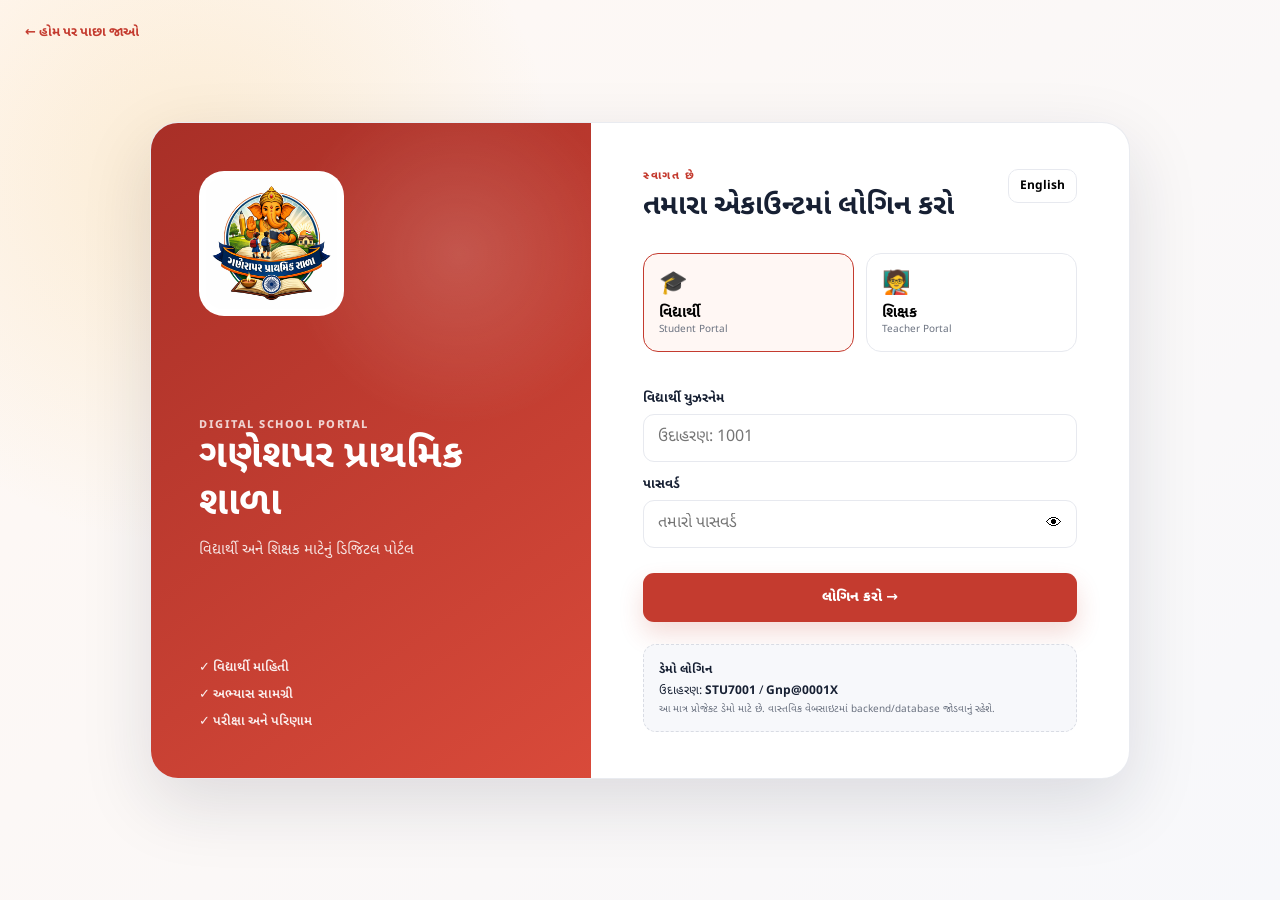
<file: ganeshpar-school-step6-fixed/teacher-dashboard.html>
<!DOCTYPE html>
<html lang="gu">
<head>
  <meta charset="UTF-8">
  <meta name="viewport" content="width=device-width, initial-scale=1.0">
  <title>શિક્ષક પોર્ટલ | ગણેશપર પ્રાથમિક શાળા</title>
  <link rel="icon" href="images/logo.png">
  <link rel="preconnect" href="https://fonts.googleapis.com">
  <link rel="preconnect" href="https://fonts.gstatic.com" crossorigin>
  <link href="https://fonts.googleapis.com/css2?family=Noto+Sans+Gujarati:wght@400;500;600;700;800&display=swap" rel="stylesheet">
  <link rel="stylesheet" href="teacher-portal.css">
</head>
<body>
<header class="topbar">
  <a class="brand" href="index.html">
    <img src="images/logo.png" alt="ગણેશપર પ્રાથમિક શાળા લોગો">
    <span>ગણેશપર પ્રાથમિક શાળા</span>
  </a>
  <div class="top-actions">
    <span>🧑‍🏫 <b id="teacherTop">teacher01</b></span>
    <button id="logoutBtn" type="button">લોગઆઉટ</button>
  </div>
</header>

<main class="teacher-shell">
  <section class="hero">
    <div>
      <span class="eyebrow">TEACHER PORTAL • STEP 5</span>
      <h1>નમસ્તે, શિક્ષક! 👋</h1>
      <p>વિદ્યાર્થીઓ, ગુણ, અભ્યાસ સામગ્રી, MCQ પ્રશ્નો અને જાહેરાતોનું સંચાલન કરો.</p>
    </div>
    <a class="home-btn" href="index.html">હોમ</a>
  </section>

  <nav class="tabs" aria-label="Teacher sections">
    <button class="tab active" data-tab="overview">📊 ઓવરવ્યૂ</button>
    <button class="tab" data-tab="students">👨‍🎓 વિદ્યાર્થીઓ</button>
    <button class="tab" data-tab="results">📈 પરિણામ</button>
    <button class="tab" data-tab="materials">📚 સામગ્રી</button>
    <button class="tab" data-tab="questions">📝 પ્રશ્નો</button>
    <button class="tab" data-tab="announcements">📢 જાહેરાતો</button>
  </nav>

  <section class="tab-panel active" id="tab-overview">
    <div class="section-title">
      <div><span class="eyebrow dark">OVERVIEW</span><h2>શિક્ષક ડેશબોર્ડ</h2></div>
      <span class="storage-note">આ ડેમોનું ડેટા આ બ્રાઉઝરમાં સાચવાય છે.</span>
    </div>
    <div class="stats-grid">
      <div class="stat-card"><span>👨‍🎓</span><small>કુલ વિદ્યાર્થીઓ</small><strong id="studentCount">0</strong></div>
      <div class="stat-card"><span>📊</span><small>કુલ પરિણામો</small><strong id="resultCount">0</strong></div>
      <div class="stat-card"><span>📚</span><small>અભ્યાસ સામગ્રી</small><strong id="materialCount">0</strong></div>
      <div class="stat-card"><span>📝</span><small>કસ્ટમ MCQ</small><strong id="questionCount">0</strong></div>
      <div class="stat-card"><span>📢</span><small>જાહેરાતો</small><strong id="noticeCount">0</strong></div>
    </div>

    <div class="quick-grid">
      <button class="quick-card" data-open-tab="students"><span>👨‍🎓</span><h3>વિદ્યાર્થી ઉમેરો</h3><p>નવા વિદ્યાર્થીનું એકાઉન્ટ બનાવો.</p></button>
      <button class="quick-card" data-open-tab="materials"><span>📚</span><h3>સામગ્રી ઉમેરો</h3><p>વિષયવાર PDF/લિંક ઉમેરો.</p></button>
      <button class="quick-card" data-open-tab="questions"><span>📝</span><h3>MCQ બનાવો</h3><p>પોતાના પ્રશ્નો પ્રશ્નબૅંકમાં ઉમેરો.</p></button>
      <button class="quick-card" data-open-tab="announcements"><span>📢</span><h3>જાહેરાત કરો</h3><p>વિદ્યાર્થીઓ માટે નવી સૂચના લખો.</p></button>
    </div>
  </section>

  <section class="tab-panel" id="tab-students">
    <div class="section-title">
      <div><span class="eyebrow dark">STUDENTS</span><h2>વિદ્યાર્થી વ્યવસ્થાપન</h2></div>
      <button class="secondary" id="clearStudentForm" type="button">નવું ફોર્મ</button>
    </div>

    <form id="studentForm" class="form-card">
      <input type="hidden" id="studentEditId">
      <div class="form-heading"><h3 id="studentFormTitle">નવો વિદ્યાર્થી ઉમેરો</h3><span>લોગિન માટે નંબર અને પાસવર્ડ જરૂરી છે.</span></div>
      <div class="form-grid">
        <label>વિદ્યાર્થી નંબર<input id="studentNumber" required placeholder="ઉદાહરણ: 1002"></label>
        <label>વિદ્યાર્થીનું નામ<input id="studentName" required placeholder="વિદ્યાર્થીનું નામ"></label>
        <label>ધોરણ<select id="studentStandard" required>
          <option value="3">ધોરણ 3</option><option value="4">ધોરણ 4</option><option value="5">ધોરણ 5</option>
          <option value="6">ધોરણ 6</option><option value="7">ધોરણ 7</option><option value="8">ધોરણ 8</option>
        </select></label>
        <label>વિભાગ<input id="studentSection" placeholder="A"></label>
        <label>પાસવર્ડ<input id="studentPassword" type="password" required placeholder="લોગિન પાસવર્ડ"></label>
      </div>
      <div class="form-actions"><button class="primary" type="submit">વિદ્યાર્થી સાચવો</button><span id="studentMessage" class="form-message"></span></div>
    </form>

    <div class="table-card">
      <div class="table-toolbar"><h3>વિદ્યાર્થી યાદી</h3><input id="studentSearch" placeholder="નામ / નંબર શોધો..."></div>
      <div class="table-wrap"><table><thead><tr><th>નંબર</th><th>નામ</th><th>ધોરણ</th><th>વિભાગ</th><th>ક્રિયા</th></tr></thead><tbody id="studentsTable"></tbody></table></div>
    </div>
  </section>

  <section class="tab-panel" id="tab-results">
    <div class="section-title">
      <div><span class="eyebrow dark">RESULTS</span><h2>ગુણ અને પરિણામ</h2></div>
      <span class="storage-note">ઓનલાઈન પરીક્ષા અને શિક્ષક દ્વારા દાખલ કરેલા ગુણ બંને અહીં દેખાશે.</span>
    </div>

    <form id="marksForm" class="form-card">
      <div class="form-heading"><h3>મેન્યુઅલી ગુણ દાખલ કરો</h3><span>પરીક્ષા માટે વિદ્યાર્થીના ગુણ સાચવો.</span></div>
      <div class="form-grid">
        <label>વિદ્યાર્થી<select id="marksStudent" required></select></label>
        <label>પરીક્ષાનો પ્રકાર<select id="marksExamType" required>
          <option value="mid">મધ્યસત્ર પરીક્ષા</option>
          <option value="final">વાર્ષિક પરીક્ષા</option>
        </select></label>
        <label>વિષય<select id="marksSubject" required></select></label>
        <label>ધોરણ<input id="marksStandard" readonly></label>
        <label>મેળવેલા ગુણ<input id="marksScore" type="number" min="0" required placeholder="ઉદાહરણ: 42"></label>
        <label>કુલ ગુણ<input id="marksTotal" type="number" min="1" value="50" required></label>
      </div>
      <div class="form-actions"><button class="primary" type="submit">ગુણ સાચવો</button><a id="openMarksheetBtn" class="secondary" href="result.html">📄 પસંદ કરેલા વિદ્યાર્થીની માર્કશીટ</a><span id="marksMessage" class="form-message"></span></div>
    </form>

    <div class="table-card">
      <div class="table-toolbar">
        <div><h3>શિક્ષક દ્વારા દાખલ કરેલા પરીક્ષા ગુણ</h3><small class="table-note">ફક્ત મધ્યસત્ર અને વાર્ષિક પરીક્ષાના ગુણ માર્કશીટમાં ગણાશે.</small></div>
        <div class="toolbar-group"><select id="resultFilter"><option value="all">બધા ધોરણ</option><option value="3">ધોરણ 3</option><option value="4">ધોરણ 4</option><option value="5">ધોરણ 5</option><option value="6">ધોરણ 6</option><option value="7">ધોરણ 7</option><option value="8">ધોરણ 8</option></select></div>
      </div>
      <div class="table-wrap"><table><thead><tr><th>વિદ્યાર્થી</th><th>ધોરણ</th><th>પરીક્ષા</th><th>વિષય</th><th>ગુણ</th><th>ટકા</th><th>તારીખ</th></tr></thead><tbody id="resultsTable"></tbody></table></div>
    </div>
  </section>

  <section class="tab-panel" id="tab-materials">
    <div class="section-title">
      <div><span class="eyebrow dark">STUDY MATERIAL</span><h2>અભ્યાસ સામગ્રી</h2></div>
      <span class="storage-note">PDFની વેબ લિંક અથવા પ્રોજેક્ટની relative PDF path આપી શકાય છે.</span>
    </div>

    <form id="materialForm" class="form-card">
      <div class="form-heading"><h3>નવી સામગ્રી ઉમેરો</h3><span>વિદ્યાર્થીના Textbook PDF વિભાગમાં દેખાશે.</span></div>
      <div class="form-grid">
        <label>સામગ્રીનું નામ<input id="materialTitle" required placeholder="ઉદાહરણ: ધોરણ 6 ગણિત પાઠ્યપુસ્તક"></label>
        <label>ધોરણ<select id="materialStandard" required>
          <option value="3">ધોરણ 3</option><option value="4">ધોરણ 4</option><option value="5">ધોરણ 5</option>
          <option value="6">ધોરણ 6</option><option value="7">ધોરણ 7</option><option value="8">ધોરણ 8</option>
        </select></label>
        <label>વિષય<select id="materialSubject" required></select></label>
        <label class="wide">PDF / વેબ લિંક<input id="materialUrl" required placeholder="https://... અથવા pdfs/std6-maths.pdf"></label>
      </div>
      <div class="form-actions"><button class="primary" type="submit">સામગ્રી ઉમેરો</button><span id="materialMessage" class="form-message"></span></div>
    </form>

    <div id="materialsList" class="item-list"></div>
  </section>

  <section class="tab-panel" id="tab-questions">
    <div class="section-title">
      <div><span class="eyebrow dark">QUESTION BANK</span><h2>MCQ પ્રશ્નો બનાવો</h2></div>
      <span class="storage-note">આ પ્રશ્નો વિદ્યાર્થીની ઓનલાઈન પરીક્ષામાં ઉપયોગ થઈ શકે છે.</span>
    </div>

    <form id="questionForm" class="form-card">
      <div class="form-heading"><h3>નવો MCQ ઉમેરો</h3><span>4 વિકલ્પમાંથી એક સાચો જવાબ પસંદ કરો.</span></div>
      <div class="form-grid">
        <label>ધોરણ<select id="questionStandard" required>
          <option value="3">ધોરણ 3</option><option value="4">ધોરણ 4</option><option value="5">ધોરણ 5</option>
          <option value="6" selected>ધોરણ 6</option><option value="7">ધોરણ 7</option><option value="8">ધોરણ 8</option>
        </select></label>
        <label>વિષય<select id="questionSubject" required></select></label>
        <label class="wide">પ્રશ્ન<input id="questionText" required placeholder="MCQ પ્રશ્ન લખો"></label>
        <label>વિકલ્પ A<input id="optionA" required></label>
        <label>વિકલ્પ B<input id="optionB" required></label>
        <label>વિકલ્પ C<input id="optionC" required></label>
        <label>વિકલ્પ D<input id="optionD" required></label>
        <label>સાચો જવાબ<select id="correctAnswer" required>
          <option value="0">A</option><option value="1">B</option><option value="2">C</option><option value="3">D</option>
        </select></label>
      </div>
      <div class="form-actions"><button class="primary" type="submit">પ્રશ્ન સાચવો</button><span id="questionMessage" class="form-message"></span></div>
    </form>

    <div class="table-card">
      <div class="table-toolbar"><h3>શિક્ષક દ્વારા ઉમેરાયેલા પ્રશ્નો</h3><select id="questionFilter"><option value="all">બધા ધોરણ</option><option value="3">3</option><option value="4">4</option><option value="5">5</option><option value="6">6</option><option value="7">7</option><option value="8">8</option></select></div>
      <div class="table-wrap"><table><thead><tr><th>ધોરણ</th><th>વિષય</th><th>પ્રશ્ન</th><th>જવાબ</th><th>ક્રિયા</th></tr></thead><tbody id="questionsTable"></tbody></table></div>
    </div>
  </section>

  <section class="tab-panel" id="tab-announcements">
    <div class="section-title">
      <div><span class="eyebrow dark">ANNOUNCEMENTS</span><h2>શાળાની જાહેરાતો</h2></div>
      <span class="storage-note">વિદ્યાર્થી પોર્ટલના જાહેરાત વિભાગમાં દેખાશે.</span>
    </div>

    <form id="announcementForm" class="form-card">
      <div class="form-heading"><h3>નવી જાહેરાત</h3><span>ટૂંકી અને સ્પષ્ટ સૂચના લખો.</span></div>
      <div class="form-grid">
        <label class="wide">શીર્ષક<input id="announcementTitle" required placeholder="ઉદાહરણ: રજા અંગે સૂચના"></label>
        <label class="wide">સંદેશ<textarea id="announcementBody" rows="4" required placeholder="વિદ્યાર્થીઓ માટેની સૂચના..."></textarea></label>
      </div>
      <div class="form-actions"><button class="primary" type="submit">જાહેરાત પ્રકાશિત કરો</button><span id="announcementMessage" class="form-message"></span></div>
    </form>

    <div id="announcementsList" class="item-list"></div>
  </section>
</main>

<footer>© 2026 ગણેશપર પ્રાથમિક શાળા • Teacher Portal Step 5</footer>
<script src="real-students.js"></script>
<script src="teacher-portal.js"></script>
</body>
</html>
</file>
<file: ganeshpar-school-step6-fixed/style.css>
* {
  margin: 0;
  padding: 0;
  box-sizing: border-box;
}

:root {
  --primary: #c43b2f;
  --primary-dark: #92271f;
  --gold: #f1b84b;
  --ink: #172033;
  --muted: #667085;
  --soft: #f7f8fb;
  --white: #ffffff;
  --border: #e8eaf0;
  --shadow: 0 20px 55px rgba(23, 32, 51, .11);
}

html {
  scroll-behavior: smooth;
}

body {
  font-family: "Noto Sans Gujarati", system-ui, sans-serif;
  color: var(--ink);
  background: var(--white);
  line-height: 1.7;
}

a {
  color: inherit;
  text-decoration: none;
}

img {
  display: block;
  max-width: 100%;
}

.container {
  width: min(1160px, calc(100% - 40px));
  margin-inline: auto;
}

/* HEADER */
.site-header {
  min-height: 750px;
  overflow: hidden;
  background:
    radial-gradient(circle at 88% 20%, rgba(241, 184, 75, .24), transparent 30%),
    linear-gradient(135deg, #fff8f3 0%, #fff 56%, #fff3ed 100%);
}

.navbar {
  min-height: 84px;
  display: flex;
  align-items: center;
  justify-content: space-between;
  gap: 20px;
}

.brand {
  display: flex;
  align-items: center;
  gap: 11px;
}

.brand img {
  width: 52px;
  height: 52px;
  object-fit: contain;
  border-radius: 14px;
}

.brand-text strong,
.brand-text span {
  display: block;
}

.brand-text strong {
  font-size: 16px;
  font-weight: 800;
}

.brand-text span {
  color: var(--primary);
  font-size: 11px;
  font-weight: 700;
}

.nav-links {
  display: flex;
  align-items: center;
  gap: 22px;
}

.nav-links a {
  color: #4b5565;
  font-size: 14px;
  font-weight: 600;
  transition: .2s;
}

.nav-links a:hover {
  color: var(--primary);
}

.language-btn,
.menu-toggle {
  border: 0;
  cursor: pointer;
  font-family: inherit;
}

.language-btn {
  background: white;
  border: 1px solid var(--border);
  border-radius: 10px;
  padding: 8px 12px;
  font-size: 13px;
  font-weight: 700;
}

.menu-toggle {
  display: none;
  background: transparent;
  font-size: 28px;
}

.hero {
  display: grid;
  grid-template-columns: 1fr 1fr;
  gap: 70px;
  align-items: center;
  padding: 70px 0 95px;
}

.hero-copy {
  max-width: 600px;
}

.eyebrow,
.section-label {
  color: var(--primary);
  font-size: 12px;
  letter-spacing: 1.4px;
  font-weight: 800;
  margin-bottom: 10px;
}

.hero h1 {
  font-size: clamp(42px, 5vw, 68px);
  line-height: 1.12;
  letter-spacing: -1.4px;
  margin-bottom: 20px;
}

.hero p {
  color: var(--muted);
  font-size: 17px;
  max-width: 570px;
}

.hero-actions {
  display: flex;
  flex-wrap: wrap;
  gap: 12px;
  margin-top: 29px;
}

.btn {
  min-height: 48px;
  display: inline-flex;
  align-items: center;
  justify-content: center;
  padding: 0 20px;
  border-radius: 12px;
  font-size: 14px;
  font-weight: 700;
  transition: .2s;
}

.btn:hover {
  transform: translateY(-2px);
}

.btn-primary {
  color: white;
  background: var(--primary);
  box-shadow: 0 12px 25px rgba(196, 59, 47, .22);
}

.btn-light {
  background: white;
  border: 1px solid var(--border);
}

.hero-image-wrap {
  position: relative;
}

.hero-image-wrap img {
  width: 100%;
  height: 500px;
  object-fit: cover;
  border-radius: 30px;
  box-shadow: var(--shadow);
  transform: rotate(1deg);
}

.floating-card {
  position: absolute;
  left: -25px;
  bottom: 28px;
  display: flex;
  align-items: center;
  gap: 9px;
  padding: 13px 17px;
  border-radius: 15px;
  background: rgba(255, 255, 255, .95);
  box-shadow: var(--shadow);
  font-size: 13px;
  font-weight: 700;
}

.floating-icon {
  font-size: 22px;
}

/* STATS */
.stats-section {
  position: relative;
  z-index: 2;
  margin-top: -35px;
}

.stats-grid {
  display: grid;
  grid-template-columns: repeat(4, 1fr);
  overflow: hidden;
  background: white;
  border: 1px solid var(--border);
  border-radius: 20px;
  box-shadow: var(--shadow);
}

.stat {
  padding: 24px 16px;
  text-align: center;
  border-right: 1px solid var(--border);
}

.stat:last-child {
  border-right: 0;
}

.stat span {
  display: block;
  font-size: 23px;
}

.stat strong {
  display: block;
  font-size: 17px;
}

.stat small {
  color: var(--muted);
  font-size: 11px;
}

/* SECTIONS */
.section {
  padding: 105px 0;
}

.section.alt,
.gallery-section {
  background: var(--soft);
}

.two-col {
  display: grid;
  grid-template-columns: 1fr 1fr;
  gap: 70px;
  align-items: center;
}

.section h2 {
  font-size: clamp(31px, 4vw, 48px);
  line-height: 1.2;
  letter-spacing: -.8px;
  margin-bottom: 18px;
}

.muted {
  color: var(--muted);
  font-size: 16px;
}

.check-list {
  display: grid;
  gap: 10px;
  margin-top: 24px;
  font-weight: 600;
}

.check-list div {
  display: flex;
  gap: 10px;
}

.check-list div::first-letter {
  color: var(--primary);
}

.about-card {
  position: relative;
  overflow: hidden;
  border-radius: 28px;
  box-shadow: var(--shadow);
}

.about-card img {
  width: 100%;
  height: 450px;
  object-fit: cover;
}

.about-card-caption {
  position: absolute;
  left: 18px;
  right: 18px;
  bottom: 18px;
  padding: 15px 17px;
  border-radius: 15px;
  background: rgba(255, 255, 255, .94);
}

.about-card-caption strong,
.about-card-caption span {
  display: block;
}

.about-card-caption span {
  color: var(--muted);
  font-size: 12px;
}

/* PRINCIPAL */
.principal-grid {
  display: grid;
  grid-template-columns: .75fr 1.25fr;
  gap: 80px;
  align-items: center;
}

.principal-photo {
  display: grid;
  place-items: center;
}

.principal-placeholder {
  width: min(300px, 100%);
  aspect-ratio: 1;
  display: grid;
  place-items: center;
  border-radius: 50%;
  background: linear-gradient(145deg, #f9dfd8, #fff3ee);
  border: 12px solid white;
  box-shadow: var(--shadow);
  font-size: 95px;
}

.principal-copy p {
  color: var(--muted);
  font-size: 16px;
  max-width: 680px;
}

.signature {
  margin-top: 22px;
  color: var(--primary);
  font-weight: 800;
}

/* FEATURES */
.section-heading {
  display: flex;
  justify-content: space-between;
  align-items: end;
  gap: 40px;
  margin-bottom: 40px;
}

.section-heading.center {
  display: block;
  max-width: 720px;
  margin: 0 auto 45px;
  text-align: center;
}

.section-heading p {
  color: var(--muted);
  max-width: 470px;
}

.feature-grid {
  display: grid;
  grid-template-columns: repeat(4, 1fr);
  gap: 18px;
}

.feature-card {
  padding: 27px 22px;
  border: 1px solid var(--border);
  border-radius: 20px;
  background: white;
  transition: .25s;
}

.feature-card:hover {
  transform: translateY(-6px);
  box-shadow: var(--shadow);
  border-color: transparent;
}

.icon {
  width: 55px;
  height: 55px;
  display: grid;
  place-items: center;
  margin-bottom: 17px;
  border-radius: 15px;
  background: #fff1ec;
  font-size: 25px;
}

.feature-card h3 {
  font-size: 18px;
  margin-bottom: 6px;
}

.feature-card p {
  min-height: 55px;
  color: var(--muted);
  font-size: 13px;
}

.feature-card span {
  display: inline-block;
  margin-top: 14px;
  color: var(--primary);
  font-size: 13px;
  font-weight: 800;
}

/* GALLERY */
.gallery {
  display: grid;
  grid-template-columns: 1.2fr .8fr;
  grid-template-rows: 250px 250px;
  gap: 16px;
}

.gallery img {
  width: 100%;
  height: 100%;
  object-fit: cover;
  border-radius: 20px;
  transition: .3s;
}

.gallery img:hover {
  transform: scale(1.015);
}

.gallery img:first-child {
  grid-row: 1 / 3;
}

/* ANNOUNCEMENT */
.announcement {
  padding: 50px 0;
  background: #fff8f2;
}

.announcement-box {
  display: flex;
  align-items: center;
  gap: 20px;
  padding: 27px 30px;
  border: 1px solid #f0ddd3;
  border-radius: 22px;
  background: white;
}

.announcement-icon {
  width: 58px;
  height: 58px;
  flex: 0 0 58px;
  display: grid;
  place-items: center;
  border-radius: 16px;
  background: #fff1ec;
  font-size: 27px;
}

.announcement h2 {
  font-size: 25px;
  margin-bottom: 4px;
}

.announcement p {
  color: var(--muted);
  font-size: 14px;
}

/* CONTACT */
.contact-grid {
  display: grid;
  grid-template-columns: 1fr 1fr;
  gap: 70px;
  align-items: center;
}

.contact-card {
  display: grid;
  gap: 16px;
  padding: 25px;
  border: 1px solid var(--border);
  border-radius: 20px;
  box-shadow: 0 10px 30px rgba(23, 32, 51, .06);
}

.contact-card > div {
  display: flex;
  gap: 14px;
  align-items: flex-start;
}

.contact-card > div > span {
  font-size: 22px;
}

.contact-card strong {
  display: block;
}

.contact-card p {
  color: var(--muted);
  margin-top: 2px;
  font-size: 14px;
  overflow-wrap: anywhere;
}

/* FOOTER */
footer {
  padding: 28px 0;
  background: #151b28;
  color: white;
}

.footer-inner {
  display: flex;
  align-items: center;
  justify-content: space-between;
  gap: 25px;
}

.footer-brand {
  display: flex;
  align-items: center;
  gap: 10px;
}

.footer-brand img {
  width: 43px;
  height: 43px;
  object-fit: contain;
  border-radius: 10px;
}

.footer-brand strong,
.footer-brand span {
  display: block;
}

.footer-brand strong {
  font-size: 14px;
}

.footer-brand span {
  color: #c8cdd7;
  font-size: 10px;
}

footer p {
  color: #b9bfca;
  font-size: 12px;
}

/* MOBILE */
@media (max-width: 900px) {
  .nav-links {
    position: absolute;
    top: 82px;
    left: 20px;
    right: 20px;
    display: none;
    flex-direction: column;
    align-items: stretch;
    gap: 0;
    padding: 10px;
    background: white;
    border: 1px solid var(--border);
    border-radius: 16px;
    box-shadow: var(--shadow);
    z-index: 10;
  }

  .nav-links.open {
    display: flex;
  }

  .nav-links a {
    padding: 11px 13px;
  }

  .menu-toggle {
    display: block;
    margin-left: auto;
  }

  .hero,
  .two-col,
  .principal-grid,
  .contact-grid {
    grid-template-columns: 1fr;
  }

  .hero {
    gap: 45px;
    padding-top: 45px;
  }

  .hero-image-wrap img {
    height: 430px;
  }

  .feature-grid {
    grid-template-columns: repeat(2, 1fr);
  }

  .stats-grid {
    grid-template-columns: repeat(2, 1fr);
  }

  .stat:nth-child(2) {
    border-right: 0;
  }

  .stat:nth-child(-n+2) {
    border-bottom: 1px solid var(--border);
  }

  .principal-photo {
    order: 2;
  }

  .principal-copy {
    order: 1;
  }
}

@media (max-width: 600px) {
  .container {
    width: min(100% - 28px, 1160px);
  }

  .brand-text {
    display: none;
  }

  .language-btn {
    padding: 7px 9px;
  }

  .hero {
    padding-bottom: 70px;
  }

  .hero h1 {
    font-size: 39px;
  }

  .hero p {
    font-size: 15px;
  }

  .hero-image-wrap img {
    height: 340px;
    border-radius: 22px;
  }

  .floating-card {
    left: 12px;
    bottom: 15px;
    font-size: 11px;
  }

  .section {
    padding: 75px 0;
  }

  .feature-grid {
    grid-template-columns: 1fr;
  }

  .gallery {
    display: grid;
    grid-template-columns: 1fr;
    grid-template-rows: repeat(3, 230px);
  }

  .gallery img:first-child {
    grid-row: auto;
  }

  .section-heading {
    display: block;
  }

  .section-heading p {
    margin-top: 10px;
  }

  .announcement-box {
    align-items: flex-start;
    padding: 22px;
  }

  .announcement h2 {
    font-size: 21px;
  }

  .footer-inner {
    align-items: flex-start;
    flex-direction: column;
  }
}
</file>
<file: ganeshpar-school-step6-fixed/exam.css>
@import url('https://fonts.googleapis.com/css2?family=Noto+Sans+Gujarati:wght@400;500;600;700;800&display=swap');
:root{--ink:#172033;--muted:#687386;--primary:#155eef;--soft:#f4f7ff;--border:#e3e8f0;--danger:#c62828}*{box-sizing:border-box}body{margin:0;font-family:'Noto Sans Gujarati',Arial,sans-serif;background:#f6f8fc;color:var(--ink)}button,select{font:inherit}.exam-top{height:72px;background:#fff;border-bottom:1px solid var(--border);display:flex;align-items:center;justify-content:space-between;padding:0 5%;position:sticky;top:0;z-index:10}.brand{display:flex;align-items:center;gap:12px;text-decoration:none;color:var(--ink);font-weight:800}.brand img{width:46px;height:46px;object-fit:contain}.top-right{display:flex;gap:20px;align-items:center}.timer{font-weight:800;color:var(--danger);background:#fff2f2;padding:8px 14px;border-radius:10px}.exam-container{max-width:1120px;margin:35px auto;padding:0 18px}.exam-start,.result{background:#fff;border:1px solid var(--border);border-radius:22px;padding:45px;text-align:center;box-shadow:0 12px 35px #1b2a4a0d}.eyebrow{font-size:12px;font-weight:800;letter-spacing:1.5px;color:var(--primary)}h1{font-size:36px;margin:10px 0}h2{font-size:25px;line-height:1.5}.exam-start p{max-width:700px;margin:0 auto 25px;color:var(--muted);line-height:1.8}.select-row{max-width:360px;margin:20px auto;text-align:left}.select-row label{font-weight:700}.select-row select{display:block;width:100%;margin-top:7px;padding:12px;border:1px solid var(--border);border-radius:10px;background:#fff}.primary,.secondary,.danger{border:0;border-radius:10px;padding:11px 20px;cursor:pointer;font-weight:700}.primary{background:var(--primary);color:#fff}.secondary{background:#edf2f7;color:var(--ink)}.danger{background:#fff0f0;color:var(--danger)}.hidden{display:none!important}.exam-head{display:flex;justify-content:space-between;gap:20px;align-items:flex-start;margin-bottom:18px}.exam-head h2{margin:6px 0 0}.layout{display:grid;grid-template-columns:1fr 250px;gap:20px}.question-card,.question-nav{background:#fff;border:1px solid var(--border);border-radius:18px;padding:25px}.option{width:100%;text-align:left;border:1px solid var(--border);background:#fff;margin:7px 0;padding:14px;border-radius:11px;cursor:pointer;display:flex;align-items:center;gap:12px}.option span{min-width:32px;height:32px;border-radius:50%;display:grid;place-items:center;background:#eef2f7;font-weight:800}.option.selected{border-color:var(--primary);background:var(--soft)}.option.selected span{background:var(--primary);color:#fff}.nav{display:flex;justify-content:space-between;margin-top:25px}.question-nav h3{margin-top:0}.qdot{width:38px;height:38px;margin:4px;border:1px solid var(--border);border-radius:9px;background:#fff;cursor:pointer}.qdot.done{background:#eaf7ef}.qdot.active{background:var(--primary);color:#fff;border-color:var(--primary)}.result-icon{font-size:55px}.score{font-size:48px;font-weight:800;margin-top:15px}.percent{font-size:22px;font-weight:700;color:var(--primary)}.result p{color:var(--muted)}.result-actions{display:flex;justify-content:center;gap:10px;margin-top:25px}@media(max-width:800px){.exam-top{padding:0 15px}.brand span{display:none}.top-right{gap:8px;font-size:13px}.layout{grid-template-columns:1fr}.question-nav{order:-1}.qdot{width:34px;height:34px}.exam-start,.result,.question-card,.question-nav{padding:20px}h1{font-size:28px}.exam-head{flex-direction:column}.danger{width:100%}}
</file>
<file: ganeshpar-school-step6-fixed/login.css>
* {
  margin: 0;
  padding: 0;
  box-sizing: border-box;
}

:root {
  --primary: #c43b2f;
  --primary-dark: #92271f;
  --ink: #172033;
  --muted: #6b7280;
  --border: #e7e9ef;
  --soft: #f7f8fb;
}

body {
  min-height: 100vh;
  font-family: "Noto Sans Gujarati", system-ui, sans-serif;
  color: var(--ink);
  background:
    radial-gradient(circle at 15% 20%, rgba(241, 184, 75, .20), transparent 28%),
    linear-gradient(135deg, #fff8f3, #f7f8fb);
}

button,
input {
  font: inherit;
}

.login-page {
  min-height: 100vh;
  padding: 28px 20px;
  display: grid;
  place-items: center;
  position: relative;
}

.back-home {
  position: fixed;
  top: 24px;
  left: 25px;
  color: var(--primary);
  font-size: 13px;
  font-weight: 700;
  text-decoration: none;
  z-index: 5;
}

.login-shell {
  width: min(980px, 100%);
  min-height: 610px;
  display: grid;
  grid-template-columns: .9fr 1.1fr;
  overflow: hidden;
  border-radius: 28px;
  background: white;
  box-shadow: 0 25px 70px rgba(23, 32, 51, .13);
  border: 1px solid rgba(231, 233, 239, .9);
}

.login-visual {
  padding: 48px;
  display: flex;
  flex-direction: column;
  justify-content: space-between;
  background:
    radial-gradient(circle at 70% 20%, rgba(255,255,255,.15), transparent 28%),
    linear-gradient(145deg, #a82f27, #d94a3a);
  color: white;
}

.logo {
  width: 145px;
  height: 145px;
  object-fit: contain;
  border-radius: 25px;
  background: white;
  padding: 7px;
}

.eyebrow,
.section-label {
  font-size: 11px;
  letter-spacing: 1.5px;
  font-weight: 800;
}

.eyebrow {
  opacity: .78;
  margin-bottom: 10px;
}

.visual-copy h1 {
  font-size: 39px;
  line-height: 1.2;
  margin-bottom: 12px;
}

.visual-copy p {
  color: rgba(255,255,255,.85);
  font-size: 15px;
}

.visual-points {
  display: grid;
  gap: 10px;
  font-size: 13px;
  font-weight: 600;
  color: rgba(255,255,255,.92);
}

.login-panel {
  padding: 46px 52px;
  display: flex;
  flex-direction: column;
  justify-content: center;
}

.panel-top {
  display: flex;
  justify-content: space-between;
  align-items: flex-start;
  gap: 20px;
}

.section-label {
  color: var(--primary);
  margin-bottom: 7px;
}

.panel-top h2 {
  font-size: 28px;
  line-height: 1.25;
}

.language-btn {
  border: 1px solid var(--border);
  background: white;
  border-radius: 10px;
  padding: 8px 11px;
  cursor: pointer;
  font-size: 12px;
  font-weight: 700;
}

.role-grid {
  display: grid;
  grid-template-columns: 1fr 1fr;
  gap: 12px;
  margin: 28px 0 24px;
}

.role-card {
  padding: 15px;
  border: 1px solid var(--border);
  border-radius: 15px;
  background: white;
  text-align: left;
  cursor: pointer;
  transition: .2s;
}

.role-card:hover,
.role-card.active {
  border-color: var(--primary);
  background: #fff7f4;
}

.role-card span,
.role-card strong,
.role-card small {
  display: block;
}

.role-card span {
  font-size: 23px;
  margin-bottom: 5px;
}

.role-card strong {
  font-size: 15px;
}

.role-card small {
  color: var(--muted);
  font-size: 10px;
}

form label {
  display: block;
  margin: 14px 0 7px;
  font-size: 13px;
  font-weight: 700;
}

input[type="text"],
input[type="password"] {
  width: 100%;
  height: 48px;
  padding: 0 14px;
  border: 1px solid var(--border);
  border-radius: 11px;
  outline: none;
  color: var(--ink);
  background: white;
}

input:focus {
  border-color: var(--primary);
  box-shadow: 0 0 0 3px rgba(196,59,47,.09);
}

.password-wrap {
  position: relative;
}

.password-wrap input {
  padding-right: 48px;
}

.password-wrap button {
  position: absolute;
  top: 50%;
  right: 8px;
  transform: translateY(-50%);
  border: 0;
  background: transparent;
  cursor: pointer;
  padding: 7px;
}

.message {
  min-height: 25px;
  padding-top: 9px;
  font-size: 12px;
  font-weight: 700;
}

.message.error {
  color: #b42318;
}

.message.success {
  color: #147a42;
}

.login-btn {
  width: 100%;
  height: 49px;
  border: 0;
  border-radius: 11px;
  background: var(--primary);
  color: white;
  cursor: pointer;
  font-size: 14px;
  font-weight: 800;
  box-shadow: 0 12px 25px rgba(196,59,47,.18);
  transition: .2s;
}

.login-btn:hover {
  background: var(--primary-dark);
  transform: translateY(-1px);
}

.demo-box {
  margin-top: 22px;
  padding: 14px 15px;
  border-radius: 13px;
  background: var(--soft);
  border: 1px dashed #d9dce4;
}

.demo-box strong {
  font-size: 12px;
}

.demo-box p {
  margin: 3px 0;
  font-size: 12px;
}

.demo-box small {
  color: var(--muted);
  display: block;
  font-size: 10px;
  line-height: 1.5;
}

@media (max-width: 800px) {
  .login-shell {
    grid-template-columns: 1fr;
  }

  .login-visual {
    min-height: 300px;
    padding: 35px;
    gap: 35px;
  }

  .logo {
    width: 100px;
    height: 100px;
  }

  .visual-copy h1 {
    font-size: 30px;
  }

  .login-panel {
    padding: 35px;
  }

  .back-home {
    position: static;
    align-self: flex-start;
    margin-bottom: 15px;
  }
}

@media (max-width: 480px) {
  .login-page {
    padding: 15px;
  }

  .login-visual,
  .login-panel {
    padding: 25px 20px;
  }

  .panel-top h2 {
    font-size: 23px;
  }
}
</file>
<file: ganeshpar-school-step6-fixed/result.css>
*{box-sizing:border-box;margin:0;padding:0}
:root{--primary:#c43b2f;--primary-dark:#92271f;--ink:#172033;--muted:#667085;--border:#dfe3ea;--soft:#f7f8fb;--white:#fff}
body{font-family:"Noto Sans Gujarati",system-ui,sans-serif;background:var(--soft);color:var(--ink);min-height:100vh}
a{text-decoration:none;color:inherit}
button{font:inherit;cursor:pointer}
.topbar{height:72px;padding:0 24px;background:#fff;border-bottom:1px solid var(--border);display:flex;align-items:center;justify-content:space-between;gap:15px}
.brand{display:flex;align-items:center;gap:10px;font-weight:800;font-size:15px}.brand img{width:45px;height:45px;object-fit:contain;border-radius:10px}
.top-actions{display:flex;align-items:center;gap:8px}.top-actions span{background:#fff1ec;color:var(--primary);padding:8px 11px;border-radius:9px;font-size:12px}.top-actions a,.top-actions button{border:1px solid var(--border);background:#fff;border-radius:9px;padding:8px 12px;font-weight:700;font-size:12px}
.result-shell{width:min(1040px,calc(100% - 28px));margin:auto;padding:25px 0 60px}
.page-actions{display:flex;justify-content:space-between;align-items:center;gap:12px;margin-bottom:15px}.back-btn,.print-btn{border:1px solid var(--border);background:#fff;border-radius:9px;padding:9px 13px;font-size:12px;font-weight:800}.print-btn{background:var(--primary);color:#fff;border-color:var(--primary)}
.marksheet{background:#fff;border:1px solid var(--border);border-radius:18px;padding:28px;box-shadow:0 14px 35px rgba(23,32,51,.06)}
.school-header{display:grid;grid-template-columns:85px 1fr 110px;align-items:center;gap:18px;padding-bottom:20px;border-bottom:2px solid var(--primary)}.school-logo{width:76px;height:76px;object-fit:contain}.school-title{text-align:center}.small-title{font-size:11px;color:var(--primary);font-weight:800;letter-spacing:1px}.school-title h1{font-size:29px;margin:3px 0}.school-title p{font-size:12px;color:var(--muted)}.certificate-label{text-align:center;border:1px solid #f0c9c4;color:var(--primary);border-radius:10px;padding:10px;font-size:11px;font-weight:800;line-height:1.6}
.student-info{display:grid;grid-template-columns:2fr 1fr 1fr 1fr;gap:0;border:1px solid var(--border);border-radius:12px;margin:20px 0;overflow:hidden}.student-info div{padding:13px 14px;border-right:1px solid var(--border)}.student-info div:last-child{border-right:0}.student-info span,.summary-card span,.marksheet-footer span{display:block;font-size:9px;color:var(--muted);font-weight:700;margin-bottom:4px}.student-info strong{font-size:13px}
.summary-grid{display:grid;grid-template-columns:repeat(4,1fr);gap:10px;margin-bottom:24px}.summary-card{background:var(--soft);border:1px solid var(--border);border-radius:12px;padding:15px}.summary-card strong{font-size:23px}.summary-card.highlight{border-color:#efc1ba;background:#fff8f5}.summary-card.highlight strong{color:var(--primary)}
.marks-section{margin-top:22px}.section-heading{margin-bottom:10px}.eyebrow{font-size:9px;letter-spacing:1.5px;color:var(--primary);font-weight:800}.section-heading h2{font-size:19px;margin-top:3px}.table-wrap{overflow:auto;border:1px solid var(--border);border-radius:11px}table{width:100%;border-collapse:collapse;min-width:650px;font-size:11px}th,td{padding:11px 12px;border-bottom:1px solid var(--border);text-align:left}th{background:var(--soft);font-weight:800}tbody tr:last-child td{border-bottom:0}
.empty-result{display:none;text-align:center;border:1px dashed var(--border);border-radius:12px;padding:30px;margin-top:20px;color:var(--muted)}.empty-result div{font-size:30px}.empty-result h3{font-size:16px;color:var(--ink);margin:7px 0}.empty-result p{font-size:11px;line-height:1.6}
.marksheet-footer{display:flex;justify-content:space-between;gap:20px;border-top:1px solid var(--border);margin-top:26px;padding-top:20px}.marksheet-footer strong{font-size:11px}.signature{text-align:right}
@media(max-width:700px){.topbar{padding:0 14px}.brand span{display:none}.result-shell{width:min(100% - 18px,1040px);padding-top:15px}.page-actions{align-items:stretch;flex-direction:column}.marksheet{padding:17px;border-radius:13px}.school-header{grid-template-columns:60px 1fr;gap:10px}.school-logo{width:55px;height:55px}.school-title h1{font-size:20px}.school-title p{font-size:9px}.certificate-label{grid-column:1/-1;display:inline-block;justify-self:center}.student-info{grid-template-columns:1fr 1fr}.student-info div:nth-child(2){border-right:0}.student-info div:nth-child(-n+2){border-bottom:1px solid var(--border)}.summary-grid{grid-template-columns:1fr 1fr}.marksheet-footer{flex-direction:column}.signature{text-align:left}}
@media print{body{background:#fff}.no-print{display:none!important}.result-shell{width:100%;padding:0}.marksheet{border:0;box-shadow:none;border-radius:0;padding:15mm}.marks-section{break-inside:avoid}.table-wrap{overflow:visible}table{min-width:0}.marksheet-footer{break-inside:avoid}}
.page-actions-right{display:flex;align-items:flex-end;gap:10px;flex-wrap:wrap}.student-picker-label{font-size:10px;font-weight:800;color:var(--muted)}.student-picker-label select{display:block;margin-top:4px;min-width:260px;border:1px solid var(--border);background:#fff;border-radius:9px;padding:9px 11px;color:var(--ink);font-weight:700;outline:none}.student-picker-label select:focus{border-color:var(--primary)}
.marksheet-table th{text-align:center}.marksheet-table td{text-align:center}.marksheet-table td:first-child{text-align:left}
@media(max-width:700px){.page-actions-right{align-items:stretch;flex-direction:column}.student-picker-label select{width:100%;min-width:0}.print-btn{width:100%}}
</file>
<file: ganeshpar-school-step6-fixed/student-portal.css>
*{box-sizing:border-box;margin:0;padding:0}
:root{--primary:#c43b2f;--primary-dark:#92271f;--ink:#172033;--muted:#667085;--border:#e6e8ee;--soft:#f7f8fb;--white:#fff}
body{font-family:"Noto Sans Gujarati",system-ui,sans-serif;color:var(--ink);background:var(--soft);min-height:100vh}
button,select{font:inherit}
a{text-decoration:none;color:inherit}
.container{width:min(1120px,calc(100% - 32px));margin:auto}
.topbar{height:72px;padding:0 24px;background:var(--white);border-bottom:1px solid var(--border);display:flex;align-items:center;justify-content:space-between;gap:15px}
.brand{display:flex;align-items:center;gap:10px;font-weight:800;font-size:15px}
.brand img{width:45px;height:45px;object-fit:contain;border-radius:10px}
.top-actions{display:flex;align-items:center;gap:10px}
.top-actions span{font-size:12px;background:#fff1ec;color:var(--primary);padding:8px 11px;border-radius:9px}
.top-actions button,.close-btn{border:1px solid var(--border);background:var(--white);border-radius:9px;padding:8px 13px;cursor:pointer;font-weight:700}
.hero{margin:42px 0 24px;padding:34px;border-radius:22px;background:linear-gradient(135deg,#a82f27,#d94a3a);color:white;display:flex;justify-content:space-between;align-items:center;gap:20px}
.eyebrow{font-size:10px;letter-spacing:1.5px;font-weight:800;opacity:.75}
.hero h1{font-size:40px;line-height:1.2;margin:7px 0}
.hero p{font-size:14px;opacity:.9}
.hero-badge{padding:11px 14px;border:1px solid rgba(255,255,255,.3);background:rgba(255,255,255,.1);border-radius:12px;font-size:12px;font-weight:700}
.card{background:var(--white);border:1px solid var(--border);border-radius:18px}
.class-selector{padding:20px 22px;display:flex;justify-content:space-between;align-items:center;gap:20px;margin-bottom:42px}
.class-selector h2{font-size:19px}
.class-selector p{font-size:12px;color:var(--muted);margin-top:3px}
.class-selector select{min-width:170px;height:46px;border:1px solid var(--border);border-radius:10px;padding:0 12px;outline:none;background:white;cursor:pointer}
.class-selector select:focus{border-color:var(--primary)}
.section-heading{margin-bottom:16px}
.section-heading h2{font-size:26px;margin-top:5px}
.feature-grid{display:grid;grid-template-columns:repeat(3,1fr);gap:16px}
.feature-card{min-height:180px;text-align:left;padding:22px;background:white;border:1px solid var(--border);border-radius:17px;cursor:pointer;transition:.2s}
.feature-card:hover,.feature-card.active{transform:translateY(-3px);border-color:var(--primary);box-shadow:0 14px 35px rgba(23,32,51,.07)}
.feature-icon{font-size:27px;display:block;margin-bottom:8px}
.feature-card h3{font-size:17px}
.feature-card p{font-size:12px;color:var(--muted);min-height:38px;margin-top:4px}
.feature-card b{font-size:11px;color:var(--primary);display:block;margin-top:12px}
.content-panel{display:none;margin:26px 0 50px;padding:24px}
.content-panel.open{display:block;animation:fade .25s ease}
@keyframes fade{from{opacity:0;transform:translateY(5px)}to{opacity:1;transform:none}}
.panel-heading{display:flex;align-items:start;justify-content:space-between;gap:20px;margin-bottom:18px}
.panel-heading h2{font-size:23px;margin-top:4px}
.close-btn{font-size:20px;line-height:1;padding:6px 11px}
.subject-grid{display:grid;grid-template-columns:repeat(4,1fr);gap:10px}
.subject{padding:15px;border-radius:12px;background:var(--soft);border:1px solid var(--border);font-size:13px;font-weight:700}
.subject span{font-size:20px;display:block;margin-bottom:4px}
.table-wrap{overflow:auto}
table{width:100%;border-collapse:collapse;min-width:650px;font-size:12px}
th,td{padding:12px;border-bottom:1px solid var(--border);text-align:left}
th{background:var(--soft);font-weight:800}
.book-grid{display:grid;grid-template-columns:repeat(3,1fr);gap:12px}
.book{padding:17px;border:1px solid var(--border);border-radius:13px}
.book .book-icon{font-size:25px}
.book h3{font-size:14px;margin:5px 0}
.book p{font-size:11px;color:var(--muted);margin-bottom:10px}
.disabled-btn{border:0;background:#eceef2;color:#727887;border-radius:8px;padding:8px 10px;font-size:11px;font-weight:700}
.info-box{padding:18px;background:var(--soft);border-radius:12px;font-size:13px;line-height:1.7}
.notice{padding:15px;border-left:4px solid var(--primary);background:#fff8f5;border-radius:8px;margin-bottom:10px}
.notice strong{display:block;font-size:13px}
.notice p{font-size:11px;color:var(--muted);margin-top:3px}
.empty{text-align:center;padding:25px;color:var(--muted);font-size:13px}
footer{text-align:center;color:var(--muted);font-size:10px;padding:30px}
@media(max-width:800px){.feature-grid{grid-template-columns:repeat(2,1fr)}.subject-grid{grid-template-columns:repeat(2,1fr)}.book-grid{grid-template-columns:1fr 1fr}.hero{align-items:flex-start;flex-direction:column}}
@media(max-width:540px){.topbar{padding:0 14px}.brand span{display:none}.container{width:min(100% - 22px,1120px)}.hero{margin-top:25px;padding:25px}.hero h1{font-size:32px}.class-selector{align-items:stretch;flex-direction:column}.class-selector select{width:100%}.feature-grid{grid-template-columns:1fr}.book-grid{grid-template-columns:1fr}.subject-grid{grid-template-columns:1fr 1fr}}

.school-timetable{min-width:980px}
.school-timetable th small{display:block;font-size:9px;font-weight:500;color:var(--muted);margin-top:3px;white-space:nowrap}
.school-timetable tbody th{background:#fff8f5;color:var(--primary);white-space:nowrap}
.school-timetable td{min-width:105px}
.school-timetable .saturday-row th,.school-timetable .saturday-row td{background:#f7fbff}
.schedule-note{margin-bottom:14px;font-size:11px}
.saturday-note{margin-top:14px;font-size:11px}
.timetable-wrap{border:1px solid var(--border);border-radius:12px}

.original-timetable{margin-top:16px;background:#f7f8fb;border:1px solid var(--border);border-radius:14px;padding:12px;overflow:auto;text-align:center}
.original-timetable img{display:block;width:100%;max-width:1000px;height:auto;margin:auto;border-radius:9px}

.book-link{display:inline-block;text-decoration:none;background:var(--primary);color:#fff;border-radius:8px;padding:8px 10px;font-size:11px;font-weight:800}
.notice small{display:block;color:var(--muted);font-size:9px;margin-top:5px}
.result-table{min-width:620px}

.result-actions-panel{margin-bottom:12px}.marksheet-link{display:inline-block;background:var(--primary);color:#fff;border-radius:9px;padding:9px 12px;font-size:11px;font-weight:800}
</file>
<file: ganeshpar-school-step6-fixed/teacher-portal.css>
*{box-sizing:border-box;margin:0;padding:0}
:root{--primary:#c43b2f;--primary-dark:#92271f;--ink:#172033;--muted:#667085;--border:#e6e8ee;--soft:#f7f8fb;--white:#fff;--green:#147a42}
body{font-family:"Noto Sans Gujarati",system-ui,sans-serif;background:var(--soft);color:var(--ink);min-height:100vh}
button,input,select,textarea{font:inherit}
button{cursor:pointer}
a{text-decoration:none;color:inherit}
.topbar{min-height:72px;padding:0 24px;background:#fff;border-bottom:1px solid var(--border);display:flex;align-items:center;justify-content:space-between;gap:15px}
.brand{display:flex;align-items:center;gap:10px;font-weight:800;font-size:15px}
.brand img{width:45px;height:45px;object-fit:contain;border-radius:10px}
.top-actions{display:flex;align-items:center;gap:10px}
.top-actions span{background:#fff1ec;color:var(--primary);padding:8px 11px;border-radius:9px;font-size:12px;font-weight:800}
.top-actions button,.home-btn,.secondary{border:1px solid var(--border);background:#fff;color:var(--ink);border-radius:9px;padding:8px 13px;font-weight:700}
.teacher-shell{width:min(1180px,calc(100% - 28px));margin:auto;padding:32px 0 60px}
.hero{padding:30px;border-radius:20px;background:linear-gradient(135deg,#a82f27,#d94a3a);color:#fff;display:flex;justify-content:space-between;align-items:flex-end;gap:20px;margin-bottom:20px}
.eyebrow{font-size:10px;letter-spacing:1.5px;font-weight:800;opacity:.8}
.eyebrow.dark{color:var(--primary);opacity:1}
.hero h1{font-size:34px;margin:6px 0}.hero p{font-size:13px;opacity:.92}
.home-btn{background:#fff;color:var(--primary)}
.tabs{display:flex;gap:7px;overflow:auto;padding:5px;background:#fff;border:1px solid var(--border);border-radius:14px;margin-bottom:18px}
.tab{white-space:nowrap;border:0;background:transparent;padding:11px 13px;border-radius:10px;font-size:12px;font-weight:800;color:var(--muted)}
.tab.active{background:#fff1ec;color:var(--primary)}
.tab-panel{display:none}.tab-panel.active{display:block}
.section-title{display:flex;align-items:flex-end;justify-content:space-between;gap:20px;margin:25px 0 15px}
.section-title h2{font-size:25px;margin-top:4px}.storage-note{font-size:10px;color:var(--muted);background:#eef1f5;padding:7px 10px;border-radius:8px}
.stats-grid{display:grid;grid-template-columns:repeat(5,1fr);gap:12px}
.stat-card{background:#fff;border:1px solid var(--border);border-radius:15px;padding:18px}.stat-card span{font-size:23px}.stat-card small,.stat-card strong{display:block}.stat-card small{font-size:10px;color:var(--muted);margin-top:7px}.stat-card strong{font-size:25px;margin-top:2px}
.quick-grid{display:grid;grid-template-columns:repeat(4,1fr);gap:12px;margin-top:18px}
.quick-card{text-align:left;border:1px solid var(--border);background:#fff;border-radius:15px;padding:18px;transition:.18s}
.quick-card:hover{transform:translateY(-2px);border-color:var(--primary)}
.quick-card span{font-size:25px}.quick-card h3{font-size:15px;margin:7px 0 3px}.quick-card p{font-size:11px;color:var(--muted)}
.form-card,.table-card,.item-list{background:#fff;border:1px solid var(--border);border-radius:16px;padding:20px;margin-bottom:17px}
.form-heading{display:flex;justify-content:space-between;gap:15px;align-items:center;margin-bottom:15px}.form-heading h3{font-size:16px}.form-heading span{font-size:10px;color:var(--muted)}
.form-grid{display:grid;grid-template-columns:repeat(2,1fr);gap:13px}
.form-grid label{font-size:11px;font-weight:800;color:#3b4352}.form-grid .wide{grid-column:1/-1}
.form-grid input,.form-grid select,.form-grid textarea{display:block;width:100%;margin-top:6px;border:1px solid var(--border);border-radius:9px;padding:10px 11px;background:#fff;color:var(--ink);outline:none}
.form-grid textarea{resize:vertical}.form-grid input:focus,.form-grid select:focus,.form-grid textarea:focus{border-color:var(--primary)}
.form-actions{display:flex;align-items:center;gap:12px;margin-top:15px}
.primary{border:0;background:var(--primary);color:#fff;border-radius:9px;padding:10px 15px;font-weight:800}
.form-message{font-size:11px;color:var(--green);font-weight:700}
.table-toolbar{display:flex;align-items:center;justify-content:space-between;gap:12px;margin-bottom:13px}.table-toolbar h3{font-size:16px}.table-toolbar input,.table-toolbar select{border:1px solid var(--border);border-radius:9px;padding:8px 10px;min-width:180px;outline:none}
.table-wrap{overflow:auto}table{width:100%;border-collapse:collapse;min-width:720px;font-size:11px}th,td{padding:11px;border-bottom:1px solid var(--border);text-align:left;vertical-align:top}th{background:var(--soft);font-weight:800}tbody tr:last-child td{border-bottom:0}
.action-btn{border:1px solid var(--border);background:#fff;border-radius:7px;padding:5px 8px;font-size:10px;font-weight:700;margin-right:4px}.action-btn.delete{color:#b42318}.action-btn.edit{color:var(--primary)}
.empty{text-align:center;padding:25px;color:var(--muted);font-size:12px}
.item{display:flex;justify-content:space-between;gap:15px;padding:14px;border:1px solid var(--border);border-radius:12px;margin-bottom:10px}.item:last-child{margin-bottom:0}.item-main h3{font-size:14px}.item-main p{font-size:11px;color:var(--muted);margin-top:3px;line-height:1.6}.item-meta{font-size:9px;color:var(--primary);font-weight:800;margin-top:6px}.item-actions{white-space:nowrap}
.item-actions button{border:1px solid var(--border);background:#fff;border-radius:7px;padding:6px 9px;font-size:10px;font-weight:700;color:#b42318}
footer{text-align:center;padding:25px;color:var(--muted);font-size:10px}
@media(max-width:950px){.stats-grid{grid-template-columns:repeat(3,1fr)}.quick-grid{grid-template-columns:repeat(2,1fr)}}
@media(max-width:650px){.topbar{padding:0 14px}.brand span{display:none}.teacher-shell{width:min(100% - 20px,1180px);padding-top:20px}.hero{align-items:flex-start;flex-direction:column;padding:24px}.hero h1{font-size:29px}.section-title{align-items:flex-start;flex-direction:column}.stats-grid{grid-template-columns:repeat(2,1fr)}.quick-grid{grid-template-columns:1fr}.form-grid{grid-template-columns:1fr}.form-grid .wide{grid-column:auto}.form-actions{align-items:flex-start;flex-direction:column}.table-toolbar{align-items:stretch;flex-direction:column}.table-toolbar input,.table-toolbar select{width:100%}.item{align-items:flex-start;flex-direction:column}.item-actions{width:100%}}
.table-note{display:block;font-size:10px;color:var(--muted);margin-top:3px}
</file>
